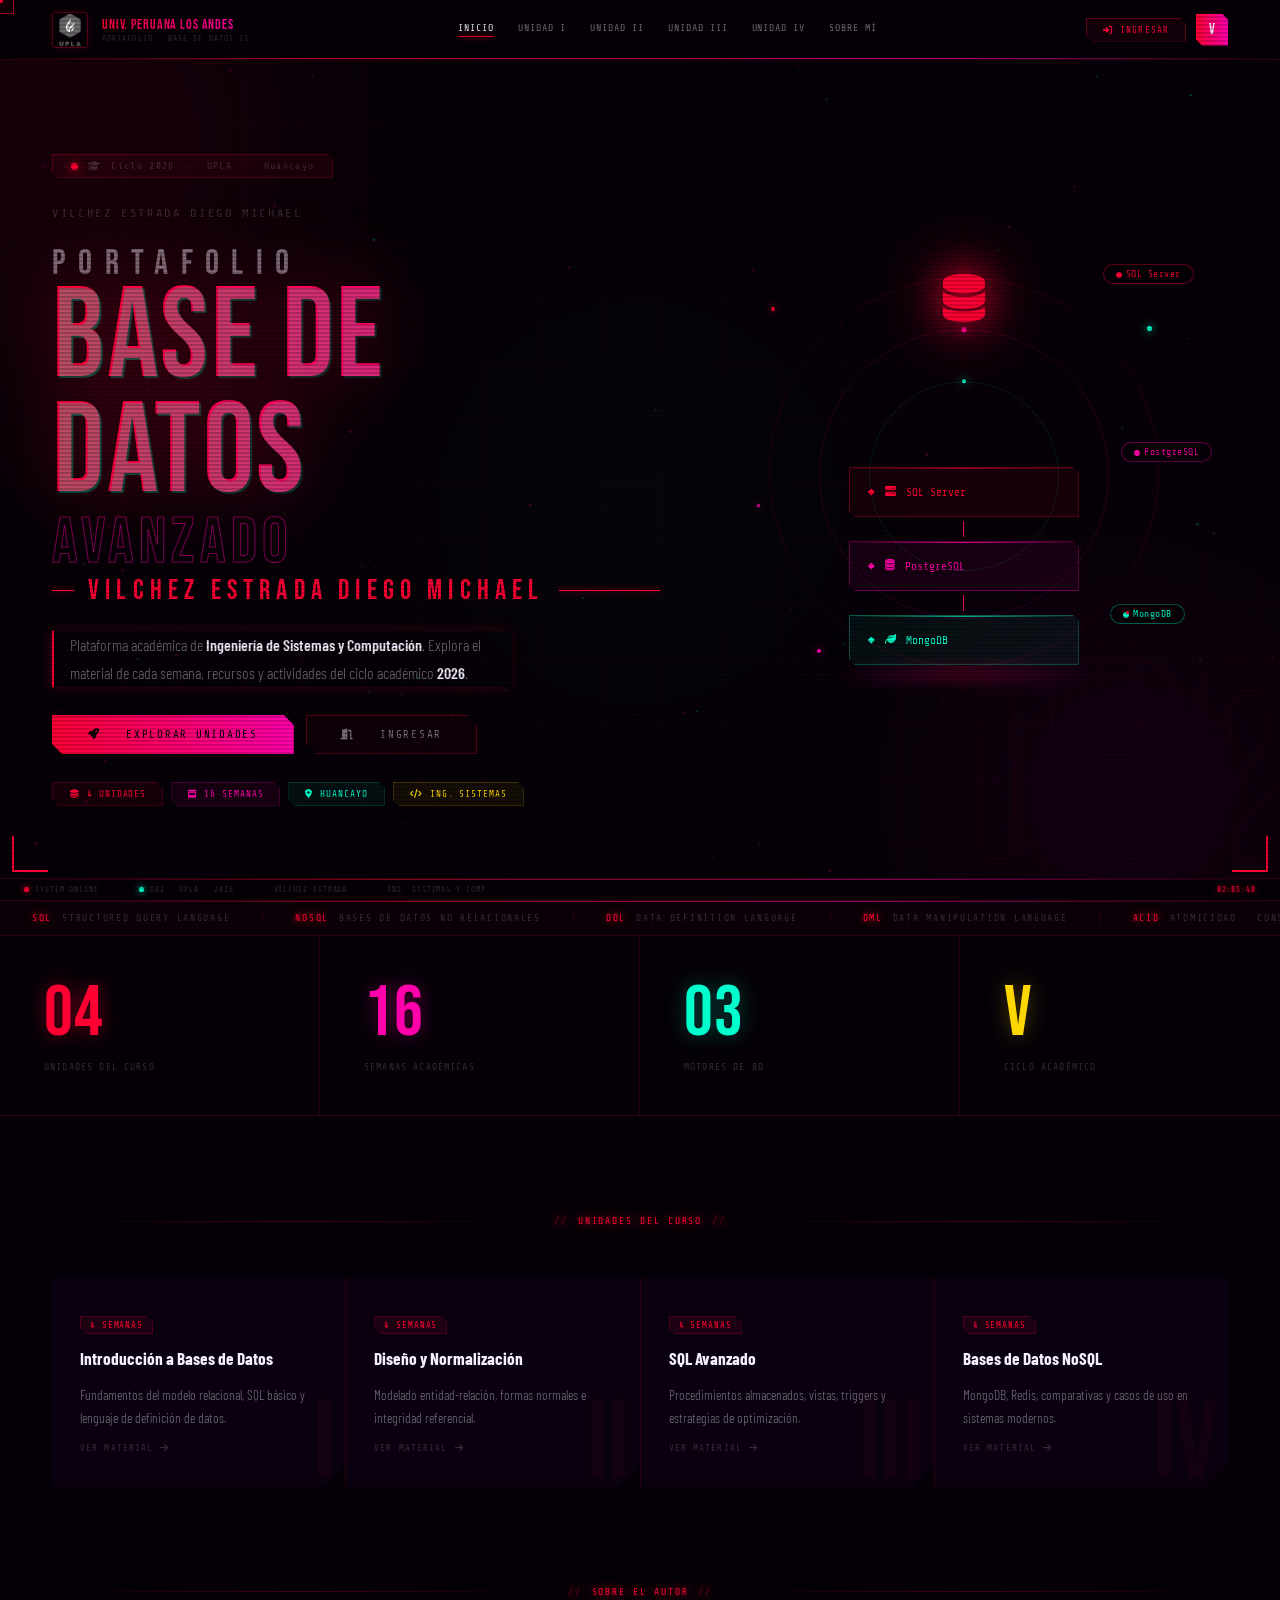
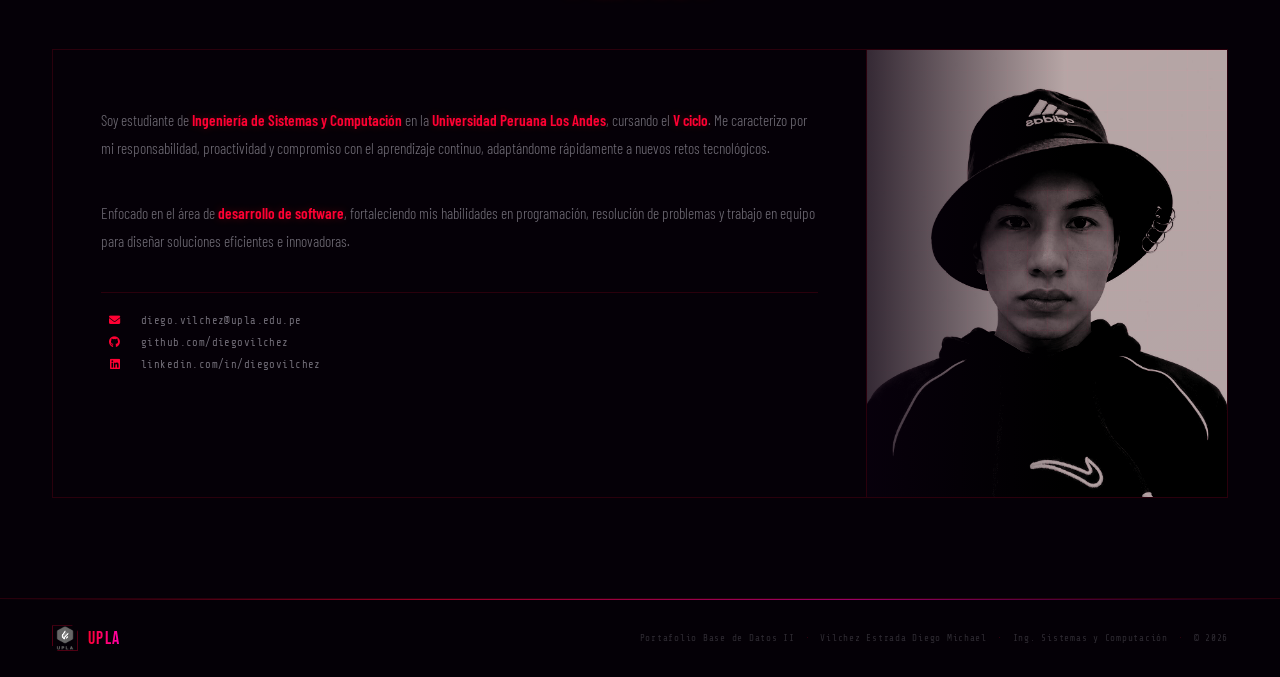
<file: index.html>
<!DOCTYPE html>
<html lang="es">
<head>
<meta charset="UTF-8">
<meta name="viewport" content="width=device-width, initial-scale=1.0">
<title>PORTAFOLIO · DB2 · VILCHEZ</title>
<link rel="stylesheet" href="styles.css">
<link rel="stylesheet" href="https://cdnjs.cloudflare.com/ajax/libs/font-awesome/6.6.0/css/all.min.css">
</head>
<body>

<!-- MARCOS ESQUINA -->
<div class="cf tl"></div>
<div class="cf tr"></div>
<div class="cf bl"></div>
<div class="cf br"></div>

<!-- CURSOR -->
<div class="cursor-dot" id="cursorDot"></div>
<div class="cursor-ring" id="cursorRing"></div>

<canvas id="bg-canvas"></canvas>
<div class="grid-overlay"></div>
<div class="scanner-line"></div>

<!-- BARRA DE ESTADO -->
<div class="statusbar">
  <div class="sb-item"><div class="sb-dot"></div> SYSTEM ONLINE</div>
  <span class="sb-sep">|</span>
  <div class="sb-item"><div class="sb-dot g"></div> DB2 · UPLA · 2026</div>
  <span class="sb-sep">|</span>
  <div class="sb-item">VILCHEZ ESTRADA</div>
  <span class="sb-sep">|</span>
  <div class="sb-item">ING. SISTEMAS Y COMP.</div>
  <div class="sb-clock" id="sb-clock">--:--:--</div>
</div>

<!-- NAVBAR -->
<header class="navbar">
  <div class="navbar-brand">
    <div class="brand-logo"><img src="LogoUpla.png" alt="UPLA"></div>
    <div class="brand-text">
      <span class="brand-title">Univ. Peruana Los Andes</span>
      <span class="brand-sub">portafolio · base de datos ii</span>
    </div>
  </div>
  <nav class="navbar-links">
    <a href="#" class="activo">Inicio</a>
    <a href="unidades.html?unidad=1">Unidad I</a>
    <a href="unidades.html?unidad=2">Unidad II</a>
    <a href="unidades.html?unidad=3">Unidad III</a>
    <a href="unidades.html?unidad=4">Unidad IV</a>
    <a href="#sobre-mi">Sobre mí</a>
  </nav>
  <div class="navbar-actions">
    <a href="login.html" class="btn-ingresar"><i class="fas fa-sign-in-alt"></i> Ingresar</a>
    <div class="avatar-circle">V</div>
  </div>
</header>

<!-- HERO -->
<section class="hero">
  <div class="hero-watermark">DB2</div>
  <div class="orb orb-1"></div>
  <div class="orb orb-2"></div>
  <div class="orb orb-3"></div>

  <div class="hero-content reveal">
    <div class="badge-ciclo">
      <div class="badge-dot"></div>
      <i class="fas fa-graduation-cap"></i> Ciclo 2026 &nbsp;·&nbsp; UPLA &nbsp;·&nbsp; Huancayo
    </div>

    <p class="hero-nombre">Vilchez Estrada Diego Michael</p>

    <div class="hero-title">
      <span class="title-small">PORTAFOLIO</span>
      <span class="title-neon" data-text="BASE DE DATOS">BASE DE DATOS</span>
      <span class="title-outline">AVANZADO</span>
      <span class="title-surname">VILCHEZ ESTRADA DIEGO MICHAEL</span>
    </div>

    <p class="hero-desc">
      Plataforma académica de <strong>Ingeniería de Sistemas y Computación</strong>.
      Explora el material de cada semana, recursos y actividades del ciclo académico <strong>2026</strong>.
    </p>

    <div class="hero-btns">
      <a href="unidades.html" class="btn-prim">
        <i class="fas fa-rocket"></i>&nbsp; Explorar Unidades
      </a>
      <a href="login.html" class="btn-sec">
        <i class="fas fa-door-open"></i>&nbsp; Ingresar
      </a>
    </div>

    <div class="hero-tags">
      <div class="htag c"><i class="fas fa-layer-group"></i> 4 Unidades</div>
      <div class="htag m"><i class="fas fa-calendar-week"></i> 16 Semanas</div>
      <div class="htag t"><i class="fas fa-map-marker-alt"></i> Huancayo</div>
      <div class="htag y"><i class="fas fa-code"></i> Ing. Sistemas</div>
    </div>
  </div>

  <!-- VISUAL DERECHO -->
  <div class="hero-visual reveal" style="transition-delay:.18s">
    <div class="holo-scene">
      <div class="halo-ring hr1"></div>
      <div class="halo-ring hr2"></div>
      <div class="halo-ring hr3"></div>
      <div class="cloud-icon"><i class="fas fa-database"></i></div>
      <div class="float-label fl-nosql"><i class="fas fa-circle" style="font-size:.38rem;margin-right:4px"></i>SQL Server</div>
      <div class="float-label fl-sql"><i class="fas fa-circle"   style="font-size:.38rem;margin-right:4px"></i>PostgreSQL</div>
      <div class="float-label fl-nos"><i class="fas fa-circle"   style="font-size:.38rem;margin-right:4px"></i>MongoDB</div>
      <div class="stack-wrap">
        <div class="slab slab-1">
          <div class="slab-inner"><span class="slab-dot"></span><i class="fas fa-server"></i> SQL Server</div>
        </div>
        <div class="slab-arrow"></div>
        <div class="slab slab-2">
          <div class="slab-inner"><span class="slab-dot"></span><i class="fas fa-database"></i> PostgreSQL</div>
        </div>
        <div class="slab-arrow"></div>
        <div class="slab slab-3">
          <div class="slab-inner"><span class="slab-dot"></span><i class="fas fa-leaf"></i> MongoDB</div>
        </div>
      </div>
      <div class="data-stream ds1"></div>
      <div class="data-stream ds2"></div>
      <div class="data-stream ds3"></div>
      <div class="data-stream ds4"></div>
      <div class="data-stream ds5"></div>
      <div class="floor-grid"></div>
      <div class="platform"></div>
      <div class="vp vp1"></div>
      <div class="vp vp2"></div>
      <div class="vp vp3"></div>
      <div class="vp vp4"></div>
      <div class="vp vp5"></div>
    </div>
  </div>
</section>

<!-- MARQUEE -->
<div class="marquee-section">
  <div class="marquee-track">
    <div class="marquee-item"><span>SQL</span> Structured Query Language</div>
    <div class="marquee-item"><span>NoSQL</span> Bases de Datos No Relacionales</div>
    <div class="marquee-item"><span>DDL</span> Data Definition Language</div>
    <div class="marquee-item"><span>DML</span> Data Manipulation Language</div>
    <div class="marquee-item"><span>ACID</span> Atomicidad · Consistencia · Aislamiento · Durabilidad</div>
    <div class="marquee-item"><span>ER</span> Modelado Entidad-Relación</div>
    <div class="marquee-item"><span>3FN</span> Normalización en Tercera Forma Normal</div>
    <div class="marquee-item"><span>INDEX</span> Optimización de Consultas</div>
    <!-- duplicado para loop continuo -->
    <div class="marquee-item"><span>SQL</span> Structured Query Language</div>
    <div class="marquee-item"><span>NoSQL</span> Bases de Datos No Relacionales</div>
    <div class="marquee-item"><span>DDL</span> Data Definition Language</div>
    <div class="marquee-item"><span>DML</span> Data Manipulation Language</div>
    <div class="marquee-item"><span>ACID</span> Atomicidad · Consistencia · Aislamiento · Durabilidad</div>
    <div class="marquee-item"><span>ER</span> Modelado Entidad-Relación</div>
    <div class="marquee-item"><span>3FN</span> Normalización en Tercera Forma Normal</div>
    <div class="marquee-item"><span>INDEX</span> Optimización de Consultas</div>
  </div>
</div>

<!-- STATS -->
<section class="stats-section reveal">
  <div class="stat-cell">
    <span class="stat-num">04</span>
    <span class="stat-label">Unidades del curso</span>
  </div>
  <div class="stat-cell">
    <span class="stat-num">16</span>
    <span class="stat-label">Semanas académicas</span>
  </div>
  <div class="stat-cell">
    <span class="stat-num">03</span>
    <span class="stat-label">Motores de BD</span>
  </div>
  <div class="stat-cell">
    <span class="stat-num">V</span>
    <span class="stat-label">Ciclo académico</span>
  </div>
</section>

<!-- UNIDADES -->
<section class="unidades-section">
  <div class="section-header reveal">
    <div class="section-line"></div>
    <div class="section-eyebrow">Unidades del Curso</div>
    <div class="section-line"></div>
  </div>
  <div class="unidades-grid">
    <a href="unidades.html?unidad=1" class="ucard reveal" style="transition-delay:.05s">
      <div class="ucard-header">
        <span class="ubadge">4 semanas</span>
      </div>
      <div class="unum">I</div>
      <h3>Introducción a Bases de Datos</h3>
      <p>Fundamentos del modelo relacional, SQL básico y lenguaje de definición de datos.</p>
      <div class="uver">Ver material <i class="fas fa-arrow-right"></i></div>
    </a>
    <a href="unidades.html?unidad=2" class="ucard reveal" style="transition-delay:.12s">
      <div class="ucard-header">
        <span class="ubadge">4 semanas</span>
      </div>
      <div class="unum">II</div>
      <h3>Diseño y Normalización</h3>
      <p>Modelado entidad-relación, formas normales e integridad referencial.</p>
      <div class="uver">Ver material <i class="fas fa-arrow-right"></i></div>
    </a>
    <a href="unidades.html?unidad=3" class="ucard reveal" style="transition-delay:.2s">
      <div class="ucard-header">
        <span class="ubadge">4 semanas</span>
      </div>
      <div class="unum">III</div>
      <h3>SQL Avanzado</h3>
      <p>Procedimientos almacenados, vistas, triggers y estrategias de optimización.</p>
      <div class="uver">Ver material <i class="fas fa-arrow-right"></i></div>
    </a>
    <a href="unidades.html?unidad=4" class="ucard reveal" style="transition-delay:.28s">
      <div class="ucard-header">
        <span class="ubadge">4 semanas</span>
      </div>
      <div class="unum">IV</div>
      <h3>Bases de Datos NoSQL</h3>
      <p>MongoDB, Redis, comparativas y casos de uso en sistemas modernos.</p>
      <div class="uver">Ver material <i class="fas fa-arrow-right"></i></div>
    </a>
  </div>
</section>

<!-- SOBRE MÍ -->
<section id="sobre-mi" class="sobre-mi-section">
  <div class="section-header reveal">
    <div class="section-line"></div>
    <div class="section-eyebrow">Sobre el Autor</div>
    <div class="section-line"></div>
  </div>
  <div class="sobre-mi-contenedor reveal" style="transition-delay:.1s">
    <div class="sobre-mi-texto">
      <p>Soy estudiante de <strong>Ingeniería de Sistemas y Computación</strong> en la <strong>Universidad Peruana Los Andes</strong>, cursando el <strong>V ciclo</strong>. Me caracterizo por mi responsabilidad, proactividad y compromiso con el aprendizaje continuo, adaptándome rápidamente a nuevos retos tecnológicos.</p>
      <p>Enfocado en el área de <strong>desarrollo de software</strong>, fortaleciendo mis habilidades en programación, resolución de problemas y trabajo en equipo para diseñar soluciones eficientes e innovadoras.</p>
      <div class="sobre-mi-contacto">
        <div class="contact-item"><i class="fas fa-envelope"></i> diego.vilchez@upla.edu.pe</div>
        <div class="contact-item"><i class="fab fa-github"></i> github.com/diegovilchez</div>
        <div class="contact-item"><i class="fab fa-linkedin"></i> linkedin.com/in/diegovilchez</div>
      </div>
    </div>
    <div class="sobre-mi-imagen">
      <img src="perfil.jpg" alt="Diego Michael Vilchez Estrada">
    </div>
  </div>
</section>

<!-- FOOTER -->
<footer>
  <div class="footer-inner">
    <div class="footer-brand">
      <div class="footer-logo"><img src="LogoUpla.png" alt="UPLA"></div>
      <span class="footer-name">UPLA</span>
    </div>
    <div class="footer-meta">
      <span>Portafolio Base de Datos II</span>
      <span class="fsep">·</span>
      <span>Vilchez Estrada Diego Michael</span>
      <span class="fsep">·</span>
      <span>Ing. Sistemas y Computación</span>
      <span class="fsep">·</span>
      <span>© 2026</span>
    </div>
  </div>
</footer>

<script>
/* ── CANVAS PARTÍCULAS ── */
const canvas = document.getElementById('bg-canvas');
const ctx    = canvas.getContext('2d');
let W, H, pts = [];
function resize(){ W = canvas.width = window.innerWidth; H = canvas.height = window.innerHeight; }
resize();
window.addEventListener('resize', resize);

const COLS = ['255,0,51','255,0,170','0,255,204'];
function mkPt(){
  return {
    x:Math.random()*W, y:Math.random()*H,
    r:Math.random()*1.4+.2,
    dx:(Math.random()-.5)*.22, dy:(Math.random()-.5)*.22,
    a:Math.random()*.2+.04,
    c:COLS[Math.floor(Math.random()*COLS.length)]
  };
}
for(let i=0;i<160;i++) pts.push(mkPt());

function draw(){
  ctx.clearRect(0,0,W,H);
  pts.forEach(p=>{
    ctx.beginPath();
    ctx.arc(p.x,p.y,p.r,0,Math.PI*2);
    ctx.fillStyle=`rgba(${p.c},${p.a})`;
    ctx.fill();
    p.x+=p.dx; p.y+=p.dy;
    if(p.x<0||p.x>W) p.dx*=-1;
    if(p.y<0||p.y>H) p.dy*=-1;
  });
  for(let i=0;i<pts.length;i++){
    for(let j=i+1;j<pts.length;j++){
      const d=Math.hypot(pts[i].x-pts[j].x,pts[i].y-pts[j].y);
      if(d<80){
        ctx.beginPath();
        ctx.moveTo(pts[i].x,pts[i].y);
        ctx.lineTo(pts[j].x,pts[j].y);
        ctx.strokeStyle=`rgba(255,0,51,${.04*(1-d/80)})`;
        ctx.lineWidth=.5;
        ctx.stroke();
      }
    }
  }
  requestAnimationFrame(draw);
}
draw();

/* ── PARALLAX ORBES CON MOUSE ── */
document.addEventListener('mousemove', e=>{
  const x=(e.clientX/window.innerWidth-.5)*22;
  const y=(e.clientY/window.innerHeight-.5)*22;
  document.querySelectorAll('.orb').forEach((o,i)=>{
    o.style.transform=`translate(${x*(i+1)*.35}px,${y*(i+1)*.35}px)`;
  });
});

/* ── CURSOR ── */
const dot  = document.getElementById('cursorDot');
const ring = document.getElementById('cursorRing');
let mx=0,my=0,rx=0,ry=0,tt=0;

document.addEventListener('mousemove',e=>{
  mx=e.clientX; my=e.clientY;
  dot.style.left=mx+'px'; dot.style.top=my+'px';
  tt++;
  if(tt%6===0){
    const t=document.createElement('div');
    t.className='cursor-trail';
    const s=Math.random()*3+1.5;
    t.style.cssText=`left:${mx}px;top:${my}px;width:${s}px;height:${s}px;background:var(--red);box-shadow:0 0 8px var(--red)`;
    document.body.appendChild(t);
    setTimeout(()=>t.remove(),500);
  }
});
(function ar(){ rx+=(mx-rx)*.1; ry+=(my-ry)*.1; ring.style.left=rx+'px'; ring.style.top=ry+'px'; requestAnimationFrame(ar); })();

document.querySelectorAll('a,button,.ucard,.stat-cell,.htag').forEach(el=>{
  el.addEventListener('mouseenter',()=>document.body.classList.add('cursor-hover'));
  el.addEventListener('mouseleave',()=>document.body.classList.remove('cursor-hover'));
});
document.addEventListener('mousedown',()=>document.body.classList.add('cursor-click'));
document.addEventListener('mouseup',  ()=>document.body.classList.remove('cursor-click'));
document.addEventListener('mouseleave',()=>{dot.style.opacity='0';ring.style.opacity='0'});
document.addEventListener('mouseenter',()=>{dot.style.opacity='1';ring.style.opacity='1'});

/* ── SCROLL REVEAL ── */
const obs = new IntersectionObserver(entries=>{
  entries.forEach(e=>{ if(e.isIntersecting) e.target.classList.add('in'); });
},{threshold:.08});
document.querySelectorAll('.reveal,.reveal-left').forEach(r=>obs.observe(r));

/* ── RELOJ STATUSBAR ── */
function updateClock(){
  const n=new Date();
  const h=String(n.getHours()).padStart(2,'0');
  const m=String(n.getMinutes()).padStart(2,'0');
  const s=String(n.getSeconds()).padStart(2,'0');
  const el=document.getElementById('sb-clock');
  if(el) el.textContent=`${h}:${m}:${s}`;
}
setInterval(updateClock,1000);
updateClock();

/* ── GLITCH HEADING ── */
const heading=document.querySelector('.title-neon');
if(heading){
  setInterval(()=>{
    if(Math.random()<.15){
      heading.style.textShadow='3px 0 rgba(0,255,204,.6),-3px 0 rgba(255,0,51,.6),0 0 40px rgba(255,0,51,.35)';
      setTimeout(()=>heading.style.textShadow='',80+Math.random()*120);
    }
  },1800);
}
</script>
</body>
</html>
</file>
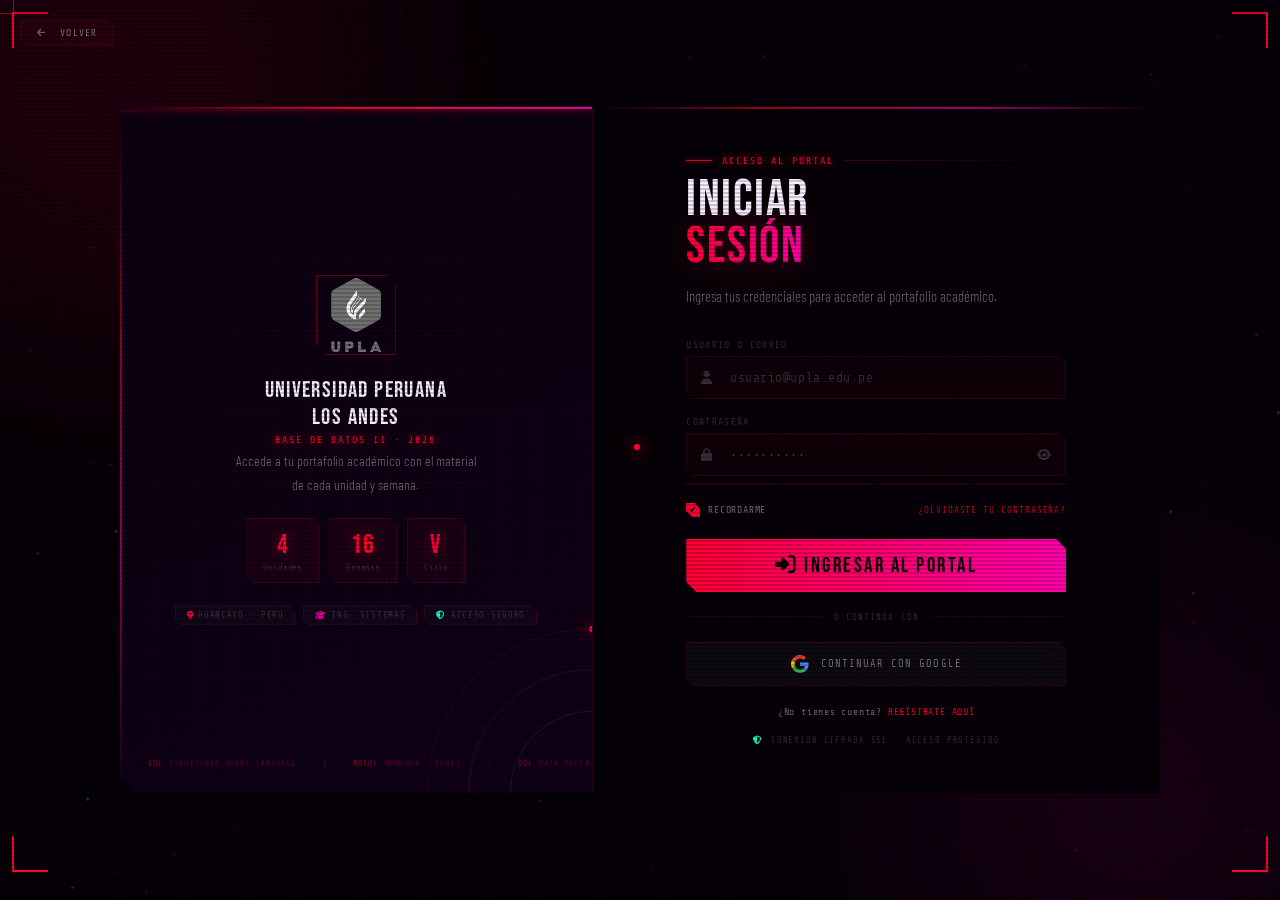
<file: login.html>
<!DOCTYPE html>
<html lang="es">
<head>
<meta charset="UTF-8">
<meta name="viewport" content="width=device-width, initial-scale=1.0">
<title>ACCESO · DB2 · UPLA</title>
<link rel="stylesheet" href="styles.css">
<link rel="stylesheet" href="https://cdnjs.cloudflare.com/ajax/libs/font-awesome/6.6.0/css/all.min.css">
</head>
<body class="login-page">

<!-- MARCOS ESQUINA -->
<div class="cf tl"></div>
<div class="cf tr"></div>
<div class="cf bl"></div>
<div class="cf br"></div>

<!-- CURSOR -->
<div class="cursor-dot" id="cursorDot"></div>
<div class="cursor-ring" id="cursorRing"></div>

<canvas id="bg-canvas"></canvas>
<div class="grid-overlay"></div>
<div class="scanner-line"></div>

<!-- ORBES -->
<div class="l-orb l-orb-1"></div>
<div class="l-orb l-orb-2"></div>
<div class="l-orb l-orb-3"></div>

<!-- TOAST -->
<div class="toast" id="toast">
  <i class="fas fa-exclamation-triangle"></i>
  <span id="toastMsg"></span>
</div>

<!-- BOTÓN VOLVER -->
<a href="index.html" class="btn-back"><i class="fas fa-arrow-left"></i>&nbsp;Volver</a>

<!-- LOGIN WRAP -->
<div class="login-wrap">

  <!-- PANEL IZQUIERDO -->
  <div class="l-left">
    <div class="l-left-grid"></div>
    <div class="l-rings">
      <div class="l-ring lr1"></div>
      <div class="l-ring lr2"></div>
      <div class="l-ring lr3"></div>
    </div>

    <div class="l-logo-wrap">
      <div class="l-logo-box"><img src="LogoUpla.png" alt="UPLA"></div>
      <div>
        <div class="l-title">Universidad Peruana<br>Los Andes</div>
        <div class="l-sub">BASE DE DATOS II · 2026</div>
        <p class="l-desc">Accede a tu portafolio académico con el material de cada unidad y semana.</p>
      </div>
      <div class="l-stats">
        <div class="l-stat"><span class="l-stat-num">4</span><span class="l-stat-lbl">Unidades</span></div>
        <div class="l-stat"><span class="l-stat-num">16</span><span class="l-stat-lbl">Semanas</span></div>
        <div class="l-stat"><span class="l-stat-num">V</span><span class="l-stat-lbl">Ciclo</span></div>
      </div>
      <div class="l-badges">
        <span class="l-badge"><i class="fas fa-map-marker-alt" style="color:var(--red)"></i> Huancayo · Perú</span>
        <span class="l-badge"><i class="fas fa-graduation-cap" style="color:var(--mag)"></i> Ing. Sistemas</span>
        <span class="l-badge"><i class="fas fa-shield-alt" style="color:var(--cyan)"></i> Acceso Seguro</span>
      </div>
    </div>

    <!-- Ticker -->
    <div class="l-ticker">
      <div class="l-ticker-track">
        <div class="l-ticker-item"><span>SQL</span> Structured Query Language</div>
        <div class="l-ticker-item"><span>NoSQL</span> MongoDB · Redis</div>
        <div class="l-ticker-item"><span>DDL</span> Data Definition Language</div>
        <div class="l-ticker-item"><span>ACID</span> Transactions</div>
        <div class="l-ticker-item"><span>INDEX</span> Query Optimization</div>
        <div class="l-ticker-item"><span>3FN</span> Normalización</div>
        <!-- duplicado para loop -->
        <div class="l-ticker-item"><span>SQL</span> Structured Query Language</div>
        <div class="l-ticker-item"><span>NoSQL</span> MongoDB · Redis</div>
        <div class="l-ticker-item"><span>DDL</span> Data Definition Language</div>
        <div class="l-ticker-item"><span>ACID</span> Transactions</div>
        <div class="l-ticker-item"><span>INDEX</span> Query Optimization</div>
        <div class="l-ticker-item"><span>3FN</span> Normalización</div>
      </div>
    </div>
  </div>

  <!-- PANEL DERECHO -->
  <div class="l-right">
    <div class="l-right-wm">DB2</div>

    <div class="form-wrap">
      <div class="form-header">
        <div class="form-eyebrow">Acceso al Portal</div>
        <div class="form-title">
          INICIAR<br>
          <span class="grad">SESIÓN<span class="terminal-cursor"></span></span>
        </div>
        <p class="form-sub">Ingresa tus credenciales para acceder al portafolio académico.</p>
      </div>

      <form id="loginForm" novalidate>

        <!-- Usuario -->
        <div class="input-group">
          <label class="input-label" for="username">Usuario o Correo</label>
          <div class="input-field">
            <span class="input-icon"><i class="fas fa-user"></i></span>
            <input type="text" id="username" placeholder="usuario@upla.edu.pe" autocomplete="off">
            <div class="input-bar"></div>
          </div>
        </div>

        <!-- Contraseña -->
        <div class="input-group">
          <label class="input-label" for="password">Contraseña</label>
          <div class="input-field">
            <span class="input-icon"><i class="fas fa-lock"></i></span>
            <input type="password" id="password" placeholder="••••••••••" autocomplete="off">
            <span class="toggle-pwd" id="togglePwd"><i class="fas fa-eye"></i></span>
            <div class="input-bar"></div>
          </div>
          <div class="pwd-strength" id="pwdStrength">
            <div class="pwd-bar" id="pb1"></div>
            <div class="pwd-bar" id="pb2"></div>
            <div class="pwd-bar" id="pb3"></div>
            <div class="pwd-bar" id="pb4"></div>
          </div>
        </div>

        <!-- Opciones -->
        <div class="form-options">
          <label class="remember-label">
            <input type="checkbox" class="custom-check" checked> Recordarme
          </label>
          <a href="#" class="forgot-link">¿Olvidaste tu contraseña?</a>
        </div>

        <button type="submit" class="btn-submit" id="btnSubmit">
          <i class="fas fa-sign-in-alt"></i>&nbsp;INGRESAR AL PORTAL
        </button>
      </form>

      <div class="divider">
        <div class="divider-line"></div>
        <span>O continúa con</span>
        <div class="divider-line"></div>
      </div>

      <button class="btn-google">
        <svg class="g-icon" viewBox="0 0 48 48">
          <path fill="#EA4335" d="M24 9.5c3.54 0 6.71 1.22 9.21 3.6l6.85-6.85C35.9 2.38 30.47 0 24 0 14.62 0 6.51 5.38 2.56 13.22l7.98 6.19C12.43 13.72 17.74 9.5 24 9.5z"/>
          <path fill="#4285F4" d="M46.98 24.55c0-1.57-.15-3.09-.38-4.55H24v9.02h12.94c-.58 2.96-2.26 5.48-4.78 7.18l7.73 6c4.51-4.18 7.09-10.36 7.09-17.65z"/>
          <path fill="#FBBC05" d="M10.53 28.59c-.48-1.45-.76-2.99-.76-4.59s.27-3.14.76-4.59l-7.98-6.19C.92 16.46 0 20.12 0 24c0 3.88.92 7.54 2.56 10.78l7.97-6.19z"/>
          <path fill="#34A853" d="M24 48c6.48 0 11.93-2.13 15.89-5.81l-7.73-6c-2.15 1.45-4.92 2.3-8.16 2.3-6.26 0-11.57-4.22-13.47-9.91l-7.98 6.19C6.51 42.62 14.62 48 24 48z"/>
        </svg>
        Continuar con Google
      </button>

      <p class="register-line">¿No tienes cuenta? <a href="#">REGÍSTRATE AQUÍ</a></p>

      <div class="secure-badge">
        <i class="fas fa-shield-alt"></i> Conexión cifrada SSL · Acceso protegido
      </div>
    </div>
  </div>

</div><!-- fin login-wrap -->

<script>
/* ══ CANVAS ══ */
const canvas = document.getElementById('bg-canvas');
const ctx    = canvas.getContext('2d');
let W,H,pts=[];
function resize(){ W=canvas.width=window.innerWidth; H=canvas.height=window.innerHeight; }
resize(); window.addEventListener('resize',resize);
const COLS=['255,0,51','255,0,170','0,255,204'];
function mkPt(){ return{x:Math.random()*W,y:Math.random()*H,r:Math.random()*1.5+.3,dx:(Math.random()-.5)*.28,dy:(Math.random()-.5)*.28,a:Math.random()*.2+.04,c:COLS[Math.floor(Math.random()*3)]}; }
for(let i=0;i<160;i++) pts.push(mkPt());
function draw(){
  ctx.clearRect(0,0,W,H);
  pts.forEach(p=>{
    ctx.beginPath();ctx.arc(p.x,p.y,p.r,0,Math.PI*2);
    ctx.fillStyle=`rgba(${p.c},${p.a})`;ctx.fill();
    p.x+=p.dx;p.y+=p.dy;
    if(p.x<0||p.x>W)p.dx*=-1;if(p.y<0||p.y>H)p.dy*=-1;
  });
  for(let i=0;i<pts.length;i++) for(let j=i+1;j<pts.length;j++){
    const d=Math.hypot(pts[i].x-pts[j].x,pts[i].y-pts[j].y);
    if(d<90){ctx.beginPath();ctx.moveTo(pts[i].x,pts[i].y);ctx.lineTo(pts[j].x,pts[j].y);ctx.strokeStyle=`rgba(255,0,51,${.05*(1-d/90)})`;ctx.lineWidth=.5;ctx.stroke();}
  }
  requestAnimationFrame(draw);
}
draw();

/* ══ CURSOR ══ */
const dot  = document.getElementById('cursorDot');
const ring = document.getElementById('cursorRing');
let mx=0,my=0,rx=0,ry=0,tt=0;
document.addEventListener('mousemove',e=>{
  mx=e.clientX; my=e.clientY;
  dot.style.left=mx+'px'; dot.style.top=my+'px';
  tt++;
  if(tt%5===0){
    const t=document.createElement('div');
    t.className='cursor-trail';
    const s=Math.random()*4+2;
    t.style.cssText=`left:${mx}px;top:${my}px;width:${s}px;height:${s}px;background:var(--red);box-shadow:0 0 8px var(--red)`;
    document.body.appendChild(t);setTimeout(()=>t.remove(),500);
  }
});
(function ar(){rx+=(mx-rx)*.11;ry+=(my-ry)*.11;ring.style.left=rx+'px';ring.style.top=ry+'px';requestAnimationFrame(ar)})();
document.querySelectorAll('a,button,input,label,.l-stat').forEach(el=>{
  el.addEventListener('mouseenter',()=>document.body.classList.add('cursor-hover'));
  el.addEventListener('mouseleave',()=>document.body.classList.remove('cursor-hover'));
});
document.addEventListener('mousedown',()=>document.body.classList.add('cursor-click'));
document.addEventListener('mouseup',  ()=>document.body.classList.remove('cursor-click'));
document.addEventListener('mouseleave',()=>{dot.style.opacity='0';ring.style.opacity='0'});
document.addEventListener('mouseenter',()=>{dot.style.opacity='1';ring.style.opacity='1'});

/* ══ TOGGLE PASSWORD ══ */
document.getElementById('togglePwd').addEventListener('click',function(){
  const pwd=document.getElementById('password');
  const icon=this.querySelector('i');
  if(pwd.type==='password'){ pwd.type='text'; icon.className='fas fa-eye-slash'; }
  else { pwd.type='password'; icon.className='fas fa-eye'; }
});

/* ══ FUERZA CONTRASEÑA ══ */
document.getElementById('password').addEventListener('input',function(){
  const v=this.value; let s=0;
  if(v.length>4) s++;
  if(v.length>8) s++;
  if(/[A-Z]/.test(v)&&/[0-9]/.test(v)) s++;
  if(/[^a-zA-Z0-9]/.test(v)) s++;
  document.querySelectorAll('.pwd-bar').forEach((b,i)=>{
    b.className='pwd-bar';
    if(i<s) b.classList.add('active-'+s);
  });
});

/* ══ TOAST ══ */
function showToast(msg,type='error'){
  const t=document.getElementById('toast');
  t.className=`toast ${type}`;
  document.getElementById('toastMsg').textContent=msg;
  t.classList.add('show');
  setTimeout(()=>t.classList.remove('show'),3200);
}

/* ══ SUBMIT ══ */
document.getElementById('loginForm').addEventListener('submit',function(e){
  e.preventDefault();
  const u=document.getElementById('username').value.trim();
  const p=document.getElementById('password').value;
  const btn=document.getElementById('btnSubmit');

  if(!u){ showToast('Ingresa tu usuario o correo'); return; }
  if(!p){ showToast('Ingresa tu contraseña'); return; }

  btn.disabled=true;
  btn.innerHTML='<i class="fas fa-spinner fa-spin"></i>&nbsp;VERIFICANDO...';

  setTimeout(()=>{
    showToast('¡Acceso concedido!','success');
    setTimeout(()=>window.location.href='unidades.html',800);
  },1500);
});

/* ══ ENTER en usuario → foco contraseña ══ */
document.getElementById('username').addEventListener('keydown',e=>{
  if(e.key==='Enter') document.getElementById('password').focus();
});

/* ══ GLITCH en título ══ */
const titleGrad=document.querySelector('.form-title .grad');
if(titleGrad){
  setInterval(()=>{
    if(Math.random()<.15){
      titleGrad.style.textShadow='3px 0 rgba(0,255,204,.5),-3px 0 rgba(255,0,51,.5)';
      setTimeout(()=>titleGrad.style.textShadow='',100+Math.random()*100);
    }
  },2000);
}
</script>
</body>
</html>
</file>
<file: styles.css>
/* ══════════════════════════════════════════════════════
   PORTAFOLIO · BASE DE DATOS II · VILCHEZ ESTRADA
   styles.css — Diseño Phonk · Rojo/Magenta
   Fuentes: Bebas Neue · Barlow Condensed · Share Tech Mono
══════════════════════════════════════════════════════ */

/* ── IMPORTS ── */
@import url('https://fonts.googleapis.com/css2?family=Bebas+Neue&family=Barlow+Condensed:ital,wght@0,300;0,400;0,600;0,700;0,900;1,700;1,900&family=Share+Tech+Mono&display=swap');

/* ══════════════════════════════════════════════════════
   RESET & VARIABLES
══════════════════════════════════════════════════════ */
*, *::before, *::after {
  margin: 0;
  padding: 0;
  box-sizing: border-box;
  cursor: none !important;
}

html { scroll-behavior: smooth; }

:root {
  /* Paleta */
  --bg:       #050007;
  --bg1:      #0a000f;
  --bg2:      #0f0018;
  --red:      #FF0033;
  --mag:      #FF00AA;
  --pink:     #FF3366;
  --cyan:     #00FFCC;
  --yel:      #FFD700;
  --white:    #F5F0FF;
  --dim:      rgba(245,240,255,0.45);
  --dimmer:   rgba(245,240,255,0.18);

  /* Bordes y glows */
  --border:   rgba(255,0,51,0.15);
  --border2:  rgba(255,0,170,0.25);
  --redglow:  rgba(255,0,51,0.3);
  --magglow:  rgba(255,0,170,0.25);

  /* Gradientes */
  --grad:     linear-gradient(90deg, var(--red), var(--mag));
  --grad2:    linear-gradient(120deg, var(--red), var(--mag), var(--cyan));

  /* Tipografías */
  --ff-h: 'Bebas Neue', sans-serif;
  --ff-b: 'Barlow Condensed', sans-serif;
  --ff-m: 'Share Tech Mono', monospace;

  /* Clip paths reutilizables */
  --clip-sm: polygon(0 0, calc(100% - 6px) 0, 100% 6px, 100% 100%, 6px 100%, 0 calc(100% - 6px));
  --clip-md: polygon(0 0, calc(100% - 10px) 0, 100% 10px, 100% 100%, 10px 100%, 0 calc(100% - 10px));
  --clip-lg: polygon(0 0, calc(100% - 16px) 0, 100% 16px, 100% 100%, 16px 100%, 0 calc(100% - 16px));
}

body {
  font-family: var(--ff-b);
  background: var(--bg);
  color: var(--white);
  min-height: 100vh;
  overflow-x: hidden;
}

/* ══════════════════════════════════════════════════════
   EFECTOS DE FONDO GLOBALES
══════════════════════════════════════════════════════ */

/* Noise overlay */
body::before {
  content: '';
  position: fixed;
  inset: 0;
  z-index: 2000;
  pointer-events: none;
  background-image: url("data:image/svg+xml,%3Csvg xmlns='http://www.w3.org/2000/svg' width='256' height='256'%3E%3Cfilter id='n'%3E%3CfeTurbulence type='fractalNoise' baseFrequency='0.8' numOctaves='4' stitchTiles='stitch'/%3E%3C/filter%3E%3Crect width='256' height='256' filter='url(%23n)' opacity='0.055'/%3E%3C/svg%3E");
  opacity: 1;
  mix-blend-mode: overlay;
}

/* VHS Scanlines */
body::after {
  content: '';
  position: fixed;
  inset: 0;
  z-index: 1999;
  pointer-events: none;
  background: repeating-linear-gradient(
    0deg,
    transparent,
    transparent 2px,
    rgba(0,0,0,0.18) 2px,
    rgba(0,0,0,0.18) 4px
  );
}

/* Canvas de partículas */
#bg-canvas {
  position: fixed;
  inset: 0;
  z-index: 0;
  pointer-events: none;
}

/* Grid de fondo */
.grid-overlay {
  position: fixed;
  inset: 0;
  z-index: 0;
  pointer-events: none;
  background-image:
    linear-gradient(rgba(255,0,51,0.04) 1px, transparent 1px),
    linear-gradient(90deg, rgba(255,0,51,0.04) 1px, transparent 1px);
  background-size: 60px 60px;
  mask-image: radial-gradient(ellipse 90% 90% at 50% 50%, black 20%, transparent 100%);
}

/* Línea scanner horizontal */
.scanner-line {
  position: fixed;
  left: 0;
  right: 0;
  height: 2px;
  z-index: 3;
  pointer-events: none;
  background: linear-gradient(90deg, transparent, var(--red), var(--mag), transparent);
  box-shadow: 0 0 16px var(--red);
  animation: scan 8s linear infinite;
  opacity: 0;
}
@keyframes scan {
  0%   { top: -2px; opacity: 0; }
  3%   { opacity: .7; }
  97%  { opacity: .5; }
  100% { top: 100vh; opacity: 0; }
}

/* Marcos esquina */
.cf {
  position: fixed;
  z-index: 10;
  pointer-events: none;
  width: 36px;
  height: 36px;
}
.cf.tl { top: 12px; left: 12px;   border-top: 2px solid var(--red); border-left: 2px solid var(--red); }
.cf.tr { top: 12px; right: 12px;  border-top: 2px solid var(--red); border-right: 2px solid var(--red); }
.cf.bl { bottom: 28px; left: 12px;  border-bottom: 2px solid var(--red); border-left: 2px solid var(--red); }
.cf.br { bottom: 28px; right: 12px; border-bottom: 2px solid var(--red); border-right: 2px solid var(--red); }

/* ══════════════════════════════════════════════════════
   BARRA DE ESTADO (STATUS BAR)
══════════════════════════════════════════════════════ */
.statusbar {
  position: fixed;
  bottom: 0; left: 0; right: 0;
  z-index: 100;
  height: 22px;
  background: rgba(5,0,7,0.97);
  border-top: 1px solid var(--border);
  display: flex;
  align-items: center;
  padding: 0 24px;
  gap: 18px;
  font-family: var(--ff-m);
  font-size: .48rem;
  letter-spacing: .12em;
  text-transform: uppercase;
  color: var(--dimmer);
}
.statusbar::before {
  content: '';
  position: absolute;
  top: 0; left: 0; right: 0;
  height: 1px;
  background: linear-gradient(90deg, transparent, var(--red) 30%, var(--mag) 70%, transparent);
  opacity: .5;
}
.sb-item { display: flex; align-items: center; gap: 6px; }
.sb-dot {
  width: 5px; height: 5px;
  border-radius: 50%;
  background: var(--red);
  box-shadow: 0 0 6px var(--red);
  animation: dotP 2s infinite;
}
.sb-dot.g { background: var(--cyan); box-shadow: 0 0 6px var(--cyan); animation-delay: .5s; }
@keyframes dotP { 0%,100%{opacity:1} 50%{opacity:.15} }
.sb-sep  { color: rgba(255,0,51,.18); font-size: .38rem; }
.sb-clock { margin-left: auto; color: var(--red); text-shadow: 0 0 5px var(--red); }

/* ══════════════════════════════════════════════════════
   CURSOR PERSONALIZADO
══════════════════════════════════════════════════════ */
.cursor-dot {
  position: fixed;
  pointer-events: none;
  z-index: 99999;
  width: 6px; height: 6px;
  border-radius: 50%;
  background: var(--red);
  transform: translate(-50%, -50%);
  box-shadow: 0 0 14px var(--red), 0 0 28px var(--red);
}
.cursor-ring {
  position: fixed;
  pointer-events: none;
  z-index: 99998;
  width: 28px; height: 28px;
  border: 1px solid rgba(255,0,51,0.6);
  transform: translate(-50%, -50%);
  transition: width .18s, height .18s, border-color .2s;
  clip-path: var(--clip-sm);
}
body.cursor-hover .cursor-ring { width: 46px; height: 46px; border-color: var(--mag); box-shadow: 0 0 14px var(--mag); }
body.cursor-click .cursor-ring { width: 20px; height: 20px; opacity: .3; }
.cursor-trail {
  position: fixed;
  pointer-events: none;
  z-index: 99997;
  border-radius: 50%;
  transform: translate(-50%, -50%);
  animation: tfade .5s ease forwards;
}
@keyframes tfade {
  0%   { opacity: .8; transform: translate(-50%,-50%) scale(1); }
  100% { opacity: 0;  transform: translate(-50%,-50%) scale(0); }
}

/* ══════════════════════════════════════════════════════
   NAVBAR
══════════════════════════════════════════════════════ */
.navbar {
  position: sticky;
  top: 0;
  z-index: 200;
  display: flex;
  align-items: center;
  justify-content: space-between;
  padding: 0 52px;
  height: 60px;
  background: rgba(5,0,7,0.94);
  backdrop-filter: blur(22px);
  border-bottom: 1px solid var(--border);
}
.navbar::after {
  content: '';
  position: absolute;
  bottom: 0; left: 0; right: 0;
  height: 1px;
  background: linear-gradient(90deg, transparent, var(--red) 25%, var(--mag) 75%, transparent);
  opacity: .7;
}

.navbar-brand { display: flex; align-items: center; gap: 14px; }
.brand-logo {
  width: 36px; height: 36px;
  border-radius: 3px;
  overflow: hidden;
  border: 1px solid rgba(255,0,51,0.35);
  box-shadow: 0 0 10px rgba(255,0,51,0.15);
}
.brand-logo img { width: 100%; height: 100%; object-fit: contain; filter: saturate(0) brightness(1.2); }
.brand-text { display: flex; flex-direction: column; gap: 1px; }
.brand-title {
  font-family: var(--ff-h);
  font-size: .9rem;
  letter-spacing: .06em;
  background: var(--grad);
  -webkit-background-clip: text;
  background-clip: text;
  -webkit-text-fill-color: transparent;
}
.brand-sub {
  font-family: var(--ff-m);
  font-size: .48rem;
  color: var(--dimmer);
  letter-spacing: .14em;
  text-transform: uppercase;
}

.navbar-links { display: flex; gap: 24px; }
.navbar-links a {
  font-family: var(--ff-m);
  font-size: .62rem;
  color: var(--dim);
  text-decoration: none;
  letter-spacing: .1em;
  text-transform: uppercase;
  position: relative;
  padding-bottom: 4px;
  transition: color .2s;
}
.navbar-links a::after {
  content: '';
  position: absolute;
  bottom: 0; left: 0;
  width: 0; height: 1px;
  background: var(--red);
  box-shadow: 0 0 6px var(--red);
  transition: width .25s;
}
.navbar-links a:hover,
.navbar-links a.activo { color: var(--white); }
.navbar-links a:hover::after,
.navbar-links a.activo::after { width: 100%; }

.navbar-actions { display: flex; align-items: center; gap: 10px; }

.btn-ingresar {
  display: inline-flex;
  align-items: center;
  gap: 7px;
  padding: 6px 16px;
  font-family: var(--ff-m);
  font-size: .58rem;
  letter-spacing: .12em;
  text-transform: uppercase;
  color: var(--red);
  border: 1px solid rgba(255,0,51,0.35);
  background: rgba(255,0,51,0.06);
  text-decoration: none;
  clip-path: var(--clip-sm);
  transition: all .22s;
}
.btn-ingresar:hover {
  background: rgba(255,0,51,0.16);
  box-shadow: 0 0 14px rgba(255,0,51,0.3);
  transform: translateY(-1px);
}

.avatar-circle {
  width: 32px; height: 32px;
  background: var(--grad);
  display: flex;
  align-items: center;
  justify-content: center;
  font-family: var(--ff-h);
  font-size: 15px;
  letter-spacing: .05em;
  box-shadow: 0 0 16px rgba(255,0,51,0.35);
  clip-path: var(--clip-sm);
}

/* ══════════════════════════════════════════════════════
   HERO — INDEX
══════════════════════════════════════════════════════ */
.hero {
  position: relative;
  z-index: 2;
  min-height: calc(100vh - 60px);
  display: grid;
  grid-template-columns: 1.15fr 1fr;
  align-items: center;
  padding: 0 52px;
  gap: 40px;
  overflow: hidden;
}

/* Watermark de fondo */
.hero-watermark {
  position: absolute;
  font-family: var(--ff-h);
  font-size: clamp(200px, 26vw, 380px);
  right: -30px; bottom: -60px;
  line-height: 1;
  pointer-events: none;
  user-select: none;
  z-index: 0;
  color: transparent;
  -webkit-text-stroke: 1px rgba(255,0,51,0.06);
  letter-spacing: -.02em;
  animation: wmGlitch 8s ease-in-out infinite;
}
@keyframes wmGlitch {
  0%,92%,100% { -webkit-text-stroke: 1px rgba(255,0,51,0.06); transform: translateX(0); }
  93% { -webkit-text-stroke: 1px rgba(255,0,170,0.12); transform: translateX(-4px); }
  94% { transform: translateX(6px); }
  95% { transform: translateX(0); }
}

/* Orbes de luz */
.orb {
  position: absolute;
  border-radius: 50%;
  pointer-events: none;
  filter: blur(110px);
  opacity: .35;
  z-index: 0;
}
.orb-1 {
  width: 520px; height: 520px;
  background: radial-gradient(circle, rgba(255,0,51,0.35), transparent);
  top: -180px; left: -180px;
  animation: orbF1 14s ease-in-out infinite;
}
.orb-2 {
  width: 460px; height: 460px;
  background: radial-gradient(circle, rgba(255,0,170,0.28), transparent);
  bottom: -120px; right: -80px;
  animation: orbF2 16s ease-in-out infinite;
}
.orb-3 {
  width: 380px; height: 380px;
  background: radial-gradient(circle, rgba(0,255,204,0.12), transparent);
  top: 30%; left: 35%;
  animation: orbF3 11s ease-in-out infinite;
}
@keyframes orbF1 { 0%,100%{transform:translate(0,0)} 50%{transform:translate(55px,45px)} }
@keyframes orbF2 { 0%,100%{transform:translate(0,0)} 50%{transform:translate(-45px,-55px)} }
@keyframes orbF3 { 0%,100%{transform:translate(-50%,-50%)} 50%{transform:translate(calc(-50% + 28px),calc(-50% - 22px))} }

.hero-content {
  position: relative;
  z-index: 2;
  display: flex;
  flex-direction: column;
  gap: 28px;
}

/* Badge ciclo */
.badge-ciclo {
  display: inline-flex;
  align-items: center;
  gap: 10px;
  padding: 6px 18px;
  font-family: var(--ff-m);
  font-size: .6rem;
  letter-spacing: .14em;
  color: var(--dimmer);
  border: 1px solid rgba(255,0,51,0.25);
  background: rgba(255,0,51,0.06);
  clip-path: var(--clip-sm);
  backdrop-filter: blur(4px);
  width: fit-content;
}
.badge-dot {
  width: 7px; height: 7px;
  border-radius: 50%;
  background: var(--red);
  box-shadow: 0 0 10px var(--red);
  animation: ping 1.8s ease infinite;
}
@keyframes ping { 0%,100%{opacity:1;transform:scale(1)} 50%{opacity:.3;transform:scale(.5)} }

/* Nombre */
.hero-nombre {
  font-family: var(--ff-m);
  font-size: .75rem;
  letter-spacing: .22em;
  color: var(--dimmer);
  text-transform: uppercase;
}

/* Título principal */
.hero-title { display: flex; flex-direction: column; gap: 0; line-height: .9; }
.title-small {
  font-family: var(--ff-h);
  font-size: clamp(1rem, 3vw, 2.2rem);
  color: var(--dim);
  letter-spacing: .35em;
}
.title-neon {
  font-family: var(--ff-h);
  font-size: clamp(5rem, 10vw, 9.5rem);
  letter-spacing: .02em;
  background: linear-gradient(100deg, var(--red) 0%, var(--mag) 60%, var(--pink) 100%);
  -webkit-background-clip: text;
  background-clip: text;
  -webkit-text-fill-color: transparent;
  filter: drop-shadow(0 0 40px rgba(255,0,51,.35));
  animation: gradShift 4s linear infinite;
  background-size: 200% auto;
  position: relative;
}
.title-neon::before {
  content: attr(data-text);
  position: absolute;
  top: 2px; left: 2px;
  background: linear-gradient(100deg, rgba(0,255,204,.3), transparent);
  -webkit-background-clip: text;
  background-clip: text;
  -webkit-text-fill-color: transparent;
  animation: glitchClip 6s step-end infinite;
}
@keyframes gradShift { 0%{background-position:0% center} 100%{background-position:200% center} }
@keyframes glitchClip {
  0%,85%,100%{clip-path:none;transform:translateX(0)}
  87%{clip-path:inset(20% 0 65% 0);transform:translateX(-3px)}
  89%{clip-path:inset(50% 0 30% 0);transform:translateX(3px)}
  91%{clip-path:inset(70% 0 5%  0);transform:translateX(-2px)}
  93%{clip-path:none;transform:translateX(0)}
}
.title-outline {
  font-family: var(--ff-h);
  font-size: clamp(2.5rem, 5vw, 4.5rem);
  color: transparent;
  -webkit-text-stroke: 1px rgba(255,0,170,0.5);
  letter-spacing: .08em;
  margin-top: 4px;
}
.title-surname {
  font-family: var(--ff-h);
  font-size: clamp(1.1rem, 2.2vw, 2rem);
  color: var(--red);
  letter-spacing: .22em;
  margin-top: 6px;
  display: flex;
  align-items: center;
  gap: 14px;
}
.title-surname::before,
.title-surname::after {
  content: '';
  height: 1px;
  background: var(--red);
  box-shadow: 0 0 6px var(--red);
}
.title-surname::before { width: 22px; }
.title-surname::after  { flex: 1; max-width: 110px; }

/* Descripción */
.hero-desc {
  font-family: var(--ff-b);
  font-size: 1rem;
  font-weight: 300;
  color: var(--dim);
  line-height: 1.75;
  max-width: 460px;
  border-left: 2px solid var(--red);
  padding-left: 16px;
  box-shadow: -2px 0 12px rgba(255,0,51,0.2);
}
.hero-desc strong { color: var(--white); font-weight: 600; }

/* Botones CTA */
.hero-btns { display: flex; gap: 12px; flex-wrap: wrap; }

.btn-prim {
  position: relative;
  overflow: hidden;
  display: inline-flex;
  align-items: center;
  gap: 10px;
  padding: 13px 36px;
  font-family: var(--ff-m);
  font-size: .68rem;
  letter-spacing: .16em;
  text-transform: uppercase;
  color: #050007;
  background: var(--grad);
  text-decoration: none;
  clip-path: var(--clip-md);
  transition: all .25s;
}
.btn-prim::before {
  content: '';
  position: absolute;
  inset: 0;
  background: linear-gradient(90deg, transparent 20%, rgba(255,255,255,0.4) 50%, transparent 80%);
  transform: translateX(-120%);
  transition: transform .5s ease;
}
.btn-prim:hover::before { transform: translateX(120%); }
.btn-prim:hover {
  box-shadow: 0 0 30px rgba(255,0,51,.6), 0 0 60px rgba(255,0,170,.3);
  transform: translateY(-2px);
}

.btn-sec {
  display: inline-flex;
  align-items: center;
  gap: 10px;
  padding: 12px 34px;
  font-family: var(--ff-m);
  font-size: .68rem;
  letter-spacing: .16em;
  text-transform: uppercase;
  color: var(--dim);
  border: 1px solid rgba(255,0,51,0.3);
  background: rgba(255,0,51,0.04);
  text-decoration: none;
  clip-path: var(--clip-md);
  transition: all .25s;
}
.btn-sec:hover {
  color: var(--white);
  background: rgba(255,0,51,0.12);
  border-color: rgba(255,0,51,0.6);
  box-shadow: 0 0 20px rgba(255,0,51,.22);
  transform: translateY(-2px);
}

/* Tags hero */
.hero-tags { display: flex; flex-wrap: wrap; gap: 8px; }
.htag {
  padding: 6px 16px;
  font-family: var(--ff-m);
  font-size: .58rem;
  letter-spacing: .1em;
  text-transform: uppercase;
  display: flex;
  align-items: center;
  gap: 7px;
  clip-path: var(--clip-sm);
  transition: all .2s;
}
.htag.c  { color: var(--red);  background: rgba(255,0,51,0.07);   border: 1px solid rgba(255,0,51,0.2); }
.htag.m  { color: var(--mag);  background: rgba(255,0,170,0.07);  border: 1px solid rgba(255,0,170,0.2); }
.htag.t  { color: var(--cyan); background: rgba(0,255,204,0.06);  border: 1px solid rgba(0,255,204,0.18); }
.htag.y  { color: var(--yel);  background: rgba(255,215,0,0.06);  border: 1px solid rgba(255,215,0,0.18); }
.htag:hover { transform: translateY(-2px); filter: brightness(1.3); }

/* ── HERO VISUAL (lado derecho) ── */
.hero-visual {
  position: relative;
  z-index: 2;
  display: flex;
  align-items: center;
  justify-content: center;
}
.holo-scene { position: relative; width: 460px; height: 480px; }

/* Icono flotante */
.cloud-icon {
  position: absolute;
  top: 28px; left: 50%;
  transform: translateX(-50%);
  font-size: 3rem;
  color: var(--red);
  filter: drop-shadow(0 0 20px var(--red)) drop-shadow(0 0 40px rgba(255,0,51,.4));
  animation: iconF 3s ease-in-out infinite;
}
@keyframes iconF { 0%,100%{transform:translateX(-50%) translateY(0)} 50%{transform:translateX(-50%) translateY(-10px)} }

/* Anillos orbitales */
.halo-ring {
  position: absolute;
  border-radius: 50%;
  border: 1px solid;
  top: 50%; left: 50%;
}
.hr1 { width: 390px; height: 390px; border-color: rgba(255,0,51,0.12);  transform: translate(-50%,-52%); animation: rotR 25s linear infinite; }
.hr2 { width: 290px; height: 290px; border-color: rgba(255,0,170,0.15); transform: translate(-50%,-52%); animation: rotR 16s linear infinite reverse; }
.hr3 { width: 190px; height: 190px; border-color: rgba(0,255,204,0.1);  transform: translate(-50%,-52%); animation: rotR 11s linear infinite; }
@keyframes rotR {
  from { transform: translate(-50%,-52%) rotate(0deg); }
  to   { transform: translate(-50%,-52%) rotate(360deg); }
}
.hr1::before, .hr2::before, .hr3::before {
  content: '';
  position: absolute;
  border-radius: 50%;
  top: -3px; left: 50%;
  transform: translateX(-50%);
}
.hr1::before { width:6px; height:6px; background:var(--red);  box-shadow:0 0 14px var(--red),0 0 28px var(--red); }
.hr2::before { width:5px; height:5px; background:var(--mag);  box-shadow:0 0 12px var(--mag); }
.hr3::before { width:4px; height:4px; background:var(--cyan); box-shadow:0 0 10px var(--cyan); }

/* Etiquetas flotantes */
.float-label {
  position: absolute;
  font-family: var(--ff-m);
  font-size: .6rem;
  letter-spacing: .05em;
  padding: 4px 12px;
  border-radius: 20px;
  background: rgba(5,0,7,0.85);
  backdrop-filter: blur(8px);
  border: 1px solid;
  white-space: nowrap;
  animation: bFloat 5s ease-in-out infinite;
}
.fl-nosql { top:5%;  right:0;   color:var(--red);  border-color:rgba(255,0,51,0.4);   animation-delay:0s; }
.fl-sql   { top:42%; right:-4%; color:var(--mag);  border-color:rgba(255,0,170,0.4);  animation-delay:.8s; }
.fl-nos   { bottom:20%; right:2%; color:var(--cyan); border-color:rgba(0,255,204,0.35); animation-delay:1.5s; }
@keyframes bFloat { 0%,100%{transform:translateY(0)} 50%{transform:translateY(-8px)} }

/* Stack de slabs */
.stack-wrap {
  position: absolute;
  bottom: 55px; left: 50%;
  transform: translateX(-50%);
  display: flex;
  flex-direction: column;
  gap: 4px;
  align-items: center;
}
.slab {
  position: relative;
  width: 230px; height: 50px;
  display: flex;
  align-items: center;
  gap: 12px;
  padding: 0 18px;
  font-family: var(--ff-m);
  font-size: .7rem;
  overflow: hidden;
  border: 1px solid;
  clip-path: var(--clip-sm);
  transition: all .3s;
}
.slab::before {
  content: '';
  position: absolute;
  top: 0; left: 0; right: 0;
  height: 1px; opacity: .8;
}
.slab-1 { background:rgba(255,0,51,0.07);   border-color:rgba(255,0,51,0.35);  color:var(--red);  animation:slabFloat 4s ease-in-out infinite; }
.slab-2 { background:rgba(255,0,170,0.07);  border-color:rgba(255,0,170,0.35); color:var(--mag);  animation:slabFloat 5s ease-in-out infinite .6s; }
.slab-3 { background:rgba(0,255,204,0.06);  border-color:rgba(0,255,204,0.3);  color:var(--cyan); animation:slabFloat 4.5s ease-in-out infinite 1.2s; }
.slab-1::before { background:linear-gradient(90deg,transparent,var(--red),transparent); }
.slab-2::before { background:linear-gradient(90deg,transparent,var(--mag),transparent); }
.slab-3::before { background:linear-gradient(90deg,transparent,var(--cyan),transparent); }
@keyframes slabFloat { 0%,100%{transform:translateY(0)} 50%{transform:translateY(-6px)} }
.slab-body { display:none; } /* compatibilidad */
.slab-inner { display:flex; align-items:center; gap:10px; position:relative; z-index:2; }
.slab-dot {
  width: 7px; height: 7px;
  flex-shrink: 0;
  clip-path: polygon(50% 0%,100% 50%,50% 100%,0% 50%);
  animation: dotP 2s ease infinite;
}
.slab-1 .slab-dot { background:var(--red);  box-shadow:0 0 10px var(--red); }
.slab-2 .slab-dot { background:var(--mag);  box-shadow:0 0 10px var(--mag);  animation-delay:.5s; }
.slab-3 .slab-dot { background:var(--cyan); box-shadow:0 0 10px var(--cyan); animation-delay:1s; }
.slab-arrow {
  width: 1px; height: 16px;
  background: var(--grad);
  margin: 0 auto;
}

/* Streams de datos */
.data-stream {
  position: absolute;
  width: 1px;
  animation: stream 2.5s ease-in-out infinite;
  opacity: 0;
}
.ds1 { height:65px; left:22%; bottom:72px; background:linear-gradient(to top,var(--red),transparent); }
.ds2 { height:80px; left:42%; bottom:72px; background:linear-gradient(to top,var(--mag),transparent); animation-delay:.7s; }
.ds3 { height:55px; left:62%; bottom:72px; background:linear-gradient(to top,var(--cyan),transparent); animation-delay:1.4s; }
.ds4 { height:70px; left:80%; bottom:72px; background:linear-gradient(to top,var(--red),transparent); animation-delay:.4s; }
.ds5 { height:60px; left:35%; bottom:72px; background:linear-gradient(to top,var(--mag),transparent); animation-delay:1.8s; }
@keyframes stream { 0%{opacity:0;transform:translateY(0)} 40%{opacity:.9} 100%{opacity:0;transform:translateY(-90px)} }

/* Partículas */
.vp { position:absolute; border-radius:50%; pointer-events:none; animation:pf 4s ease-in-out infinite; }
.vp1 { width:4px;height:4px;top:14%;left:8%;   background:var(--red);  box-shadow:0 0 10px var(--red); }
.vp2 { width:3px;height:3px;top:55%;left:5%;   background:var(--mag);  box-shadow:0 0 8px var(--mag);  animation-delay:.7s; }
.vp3 { width:5px;height:5px;top:18%;right:9%;  background:var(--cyan); box-shadow:0 0 8px var(--cyan); animation-delay:1.3s; }
.vp4 { width:3px;height:3px;bottom:22%;right:14%;background:var(--red); box-shadow:0 0 6px var(--red); animation-delay:2s; }
.vp5 { width:4px;height:4px;bottom:14%;left:18%;background:var(--mag);  box-shadow:0 0 8px var(--mag);  animation-delay:.4s; }
@keyframes pf { 0%,100%{transform:translateY(0) scale(1);opacity:.7} 50%{transform:translateY(-18px) scale(1.5);opacity:1} }

.floor-grid {
  position: absolute;
  bottom: 30px; left: 50%;
  transform: translateX(-50%);
  width: 340px; height: 100px;
  background:
    linear-gradient(rgba(255,0,51,0.07) 1px, transparent 1px),
    linear-gradient(90deg, rgba(255,0,51,0.07) 1px, transparent 1px);
  background-size: 28px 28px;
  mask-image: linear-gradient(to top, rgba(0,0,0,.7), transparent);
  -webkit-mask-image: linear-gradient(to top, rgba(0,0,0,.7), transparent);
}
.platform {
  position: absolute;
  bottom: 40px; left: 50%;
  transform: translateX(-50%);
  width: 240px; height: 12px;
  border-radius: 50%;
  background: radial-gradient(ellipse, rgba(255,0,51,0.5), rgba(255,0,170,0.2), transparent);
  filter: blur(8px);
  animation: platP 3s ease-in-out infinite;
}
@keyframes platP { 0%,100%{opacity:.5;transform:translateX(-50%) scaleX(1)} 50%{opacity:.9;transform:translateX(-50%) scaleX(1.2)} }

/* ══════════════════════════════════════════════════════
   MARQUEE
══════════════════════════════════════════════════════ */
.marquee-section {
  position: relative;
  z-index: 2;
  border-top: 1px solid var(--border);
  border-bottom: 1px solid var(--border);
  overflow: hidden;
  padding: 12px 0;
  background: rgba(255,0,51,0.025);
}
.marquee-section::before {
  content: '';
  position: absolute;
  top: 0; left: 0; right: 0;
  height: 1px;
  background: linear-gradient(90deg, transparent, var(--red), var(--mag), transparent);
  opacity: .6;
}
.marquee-track {
  display: flex;
  animation: marquee 20s linear infinite;
  white-space: nowrap;
}
.marquee-item {
  font-family: var(--ff-m);
  font-size: .6rem;
  letter-spacing: .18em;
  text-transform: uppercase;
  color: var(--dimmer);
  padding: 0 32px;
  border-right: 1px solid var(--border);
  display: flex;
  align-items: center;
  gap: 10px;
  flex-shrink: 0;
}
.marquee-item span { color: var(--red); text-shadow: 0 0 8px var(--red); }
@keyframes marquee { 0%{transform:translateX(0)} 100%{transform:translateX(-50%)} }

/* ══════════════════════════════════════════════════════
   STATS — INDEX
══════════════════════════════════════════════════════ */
.stats-section {
  position: relative;
  z-index: 2;
  display: grid;
  grid-template-columns: repeat(4,1fr);
  border-bottom: 1px solid var(--border);
}
.stat-cell {
  padding: 42px 44px;
  border-right: 1px solid var(--border);
  position: relative;
  overflow: hidden;
  transition: background .25s;
}
.stat-cell:last-child { border-right: none; }
.stat-cell::before {
  content: '';
  position: absolute;
  top: 0; left: 0; right: 0;
  height: 2px;
  transform: scaleX(0);
  transform-origin: left;
  transition: transform .4s ease;
}
.stat-cell:nth-child(1)::before { background:var(--red);  box-shadow:0 0 8px var(--red); }
.stat-cell:nth-child(2)::before { background:var(--mag);  box-shadow:0 0 8px var(--mag); }
.stat-cell:nth-child(3)::before { background:var(--cyan); box-shadow:0 0 8px var(--cyan); }
.stat-cell:nth-child(4)::before { background:var(--yel);  box-shadow:0 0 8px var(--yel); }
.stat-cell:hover::before { transform: scaleX(1); }
.stat-cell:hover { background: rgba(255,0,51,0.03); }
.stat-num {
  font-family: var(--ff-h);
  font-size: 4.5rem;
  letter-spacing: .02em;
  line-height: 1;
  display: block;
  margin-bottom: 4px;
}
.stat-cell:nth-child(1) .stat-num { color:var(--red);  text-shadow:0 0 20px rgba(255,0,51,.4); }
.stat-cell:nth-child(2) .stat-num { color:var(--mag);  text-shadow:0 0 20px rgba(255,0,170,.35); }
.stat-cell:nth-child(3) .stat-num { color:var(--cyan); text-shadow:0 0 20px rgba(0,255,204,.3); }
.stat-cell:nth-child(4) .stat-num { color:var(--yel);  text-shadow:0 0 20px rgba(255,215,0,.3); }
.stat-label {
  font-family: var(--ff-m);
  font-size: .6rem;
  color: var(--dimmer);
  letter-spacing: .12em;
  text-transform: uppercase;
}

/* ══════════════════════════════════════════════════════
   UNIDADES SECTION — INDEX
══════════════════════════════════════════════════════ */
.unidades-section {
  position: relative;
  z-index: 2;
  padding: 100px 52px;
}

.section-header {
  display: flex;
  align-items: center;
  gap: 16px;
  margin-bottom: 52px;
}
.section-line {
  flex: 1;
  height: 1px;
  background: linear-gradient(90deg, transparent, rgba(255,0,51,0.25), transparent);
}
.section-eyebrow {
  font-family: var(--ff-m);
  font-size: .6rem;
  letter-spacing: .2em;
  text-transform: uppercase;
  color: var(--red);
  text-shadow: 0 0 10px var(--red);
  display: flex;
  align-items: center;
  gap: 10px;
}
.section-eyebrow::before,
.section-eyebrow::after { content: '//'; color: rgba(255,0,51,.35); font-family: var(--ff-m); }

/* Para compatibilidad con el index de GitHub que usa section-title */
.section-title {
  font-family: var(--ff-h);
  font-size: 1.8rem;
  letter-spacing: .06em;
  color: var(--white);
  white-space: nowrap;
}
.section-title span { color: var(--red); text-shadow: 0 0 12px var(--red); }

.unidades-grid {
  display: grid;
  grid-template-columns: repeat(4,1fr);
  background: var(--border);
  gap: 1px;
}

.ucard {
  position: relative;
  overflow: hidden;
  background: var(--bg1);
  padding: 38px 28px 34px;
  text-decoration: none;
  color: inherit;
  display: flex;
  flex-direction: column;
  gap: 14px;
  transition: background .25s;
}
.ucard::before {
  content: '';
  position: absolute;
  top: 0; left: 0; right: 0;
  height: 2px;
  background: var(--grad);
  transform: scaleX(0);
  transform-origin: left;
  transition: transform .4s ease;
}
.ucard:hover::before { transform: scaleX(1); }
.ucard:hover { background: rgba(255,0,51,0.04); }
.ucard::after {
  content: '';
  position: absolute;
  bottom: 0; right: 0;
  width: 0; height: 0;
  border-style: solid;
  border-width: 0 0 22px 22px;
  border-color: transparent transparent var(--bg) transparent;
  transition: border-color .25s;
}
.ucard:hover::after { border-color: transparent transparent var(--red) transparent; }
.ucard-glow { display: none; } /* no necesario en este estilo */

.ucard-header {
  display: flex;
  align-items: center;
  justify-content: space-between;
}
.unum {
  font-family: var(--ff-h);
  font-size: 7rem;
  color: rgba(255,0,51,0.04);
  line-height: 1;
  position: absolute;
  bottom: -14px; right: 10px;
  pointer-events: none;
  transition: color .3s;
}
.ucard:hover .unum { color: rgba(255,0,51,0.1); }
.ubadge {
  font-family: var(--ff-m);
  font-size: .56rem;
  letter-spacing: .1em;
  text-transform: uppercase;
  padding: 3px 9px;
  background: rgba(255,0,51,0.08);
  border: 1px solid rgba(255,0,51,0.22);
  color: var(--red);
  clip-path: var(--clip-sm);
}
.ucard h3 {
  font-family: var(--ff-b);
  font-size: 1.08rem;
  font-weight: 700;
  color: var(--white);
  line-height: 1.2;
}
.ucard p {
  font-size: .85rem;
  font-weight: 300;
  color: var(--dim);
  line-height: 1.7;
  flex: 1;
}
.uver, .ucard-link {
  display: flex;
  align-items: center;
  gap: 7px;
  font-family: var(--ff-m);
  font-size: .58rem;
  letter-spacing: .12em;
  text-transform: uppercase;
  color: var(--dimmer);
  transition: color .2s, gap .2s;
}
.ucard:hover .uver,
.ucard:hover .ucard-link { color: var(--red); gap: 14px; text-shadow: 0 0 8px var(--red); }
.ubar { display: none; }

/* ══════════════════════════════════════════════════════
   SOBRE MÍ — INDEX
══════════════════════════════════════════════════════ */
.sobre-mi-section {
  position: relative;
  z-index: 2;
  padding: 0 52px 100px;
}
.sobre-mi-contenedor {
  display: grid;
  grid-template-columns: 1fr 360px;
  border: 1px solid var(--border);
  margin-top: 20px;
  overflow: hidden;
}
.sobre-mi-texto {
  padding: 56px 48px;
  border-right: 1px solid var(--border);
  display: flex;
  flex-direction: column;
  gap: 22px;
}
.sobre-mi-texto p {
  font-size: .96rem;
  font-weight: 300;
  color: var(--dim);
  line-height: 1.85;
  margin-bottom: 14px;
}
.sobre-mi-texto p:last-child { margin-bottom: 0; }
.sobre-mi-texto strong { color: var(--red); font-weight: 600; text-shadow: 0 0 8px rgba(255,0,51,.3); }
.sobre-mi-contacto {
  padding-top: 22px;
  border-top: 1px solid var(--border);
  display: flex;
  flex-direction: column;
  gap: 10px;
}
.contact-item {
  display: flex;
  align-items: center;
  gap: 12px;
  font-family: var(--ff-m);
  font-size: .66rem;
  letter-spacing: .04em;
  color: var(--dim);
  transition: color .2s;
}
.contact-item:hover { color: var(--red); text-shadow: 0 0 6px var(--red); }
.contact-item i { color: var(--red); width: 14px; text-align: center; font-size: .7rem; }
.sobre-mi-contacto i { color: var(--red); width: 28px; }

.sobre-mi-imagen {
  position: relative;
  overflow: hidden;
  background: linear-gradient(145deg, rgba(255,0,51,0.05), rgba(255,0,170,0.03));
}
.sobre-mi-imagen::before {
  content: '';
  position: absolute; inset: 0; z-index: 1;
  background-image:
    linear-gradient(rgba(255,0,51,0.06) 1px, transparent 1px),
    linear-gradient(90deg, rgba(255,0,51,0.06) 1px, transparent 1px);
  background-size: 20px 20px;
}
.sobre-mi-imagen img {
  width: 100%; height: 100%;
  object-fit: cover;
  position: relative; z-index: 2;
  filter: grayscale(40%) contrast(1.1) brightness(0.8) sepia(20%) hue-rotate(320deg);
  transition: filter .45s;
  mix-blend-mode: luminosity;
}
.sobre-mi-imagen:hover img {
  filter: grayscale(0%) contrast(1.05) brightness(0.88);
  mix-blend-mode: normal;
}
.sobre-mi-imagen::after {
  content: '';
  position: absolute; inset: 0; z-index: 3;
  background: linear-gradient(to right, rgba(10,0,15,0.75) 0%, transparent 55%);
  pointer-events: none;
}

/* ══════════════════════════════════════════════════════
   FOOTER
══════════════════════════════════════════════════════ */
footer {
  position: relative;
  z-index: 2;
  border-top: 1px solid var(--border);
  padding: 26px 52px;
  background: rgba(5,0,7,0.97);
}
footer::before {
  content: '';
  position: absolute;
  top: 0; left: 0; right: 0;
  height: 1px;
  background: linear-gradient(90deg, transparent, var(--red), var(--mag), transparent);
  opacity: .6;
}
.footer-inner {
  display: flex;
  align-items: center;
  justify-content: space-between;
  flex-wrap: wrap;
  gap: 14px;
}
.footer-brand { display: flex; align-items: center; gap: 10px; }
.footer-logo {
  width: 26px; height: 26px;
  overflow: hidden;
  border: 1px solid rgba(255,0,51,0.3);
  clip-path: var(--clip-sm);
}
.footer-logo img { width:100%; height:100%; object-fit:contain; filter:saturate(0) brightness(1.2); }
.footer-name {
  font-family: var(--ff-h);
  font-size: 1.15rem;
  background: var(--grad);
  -webkit-background-clip: text;
  background-clip: text;
  -webkit-text-fill-color: transparent;
  letter-spacing: .08em;
}
.footer-info,
.footer-meta {
  font-family: var(--ff-m);
  font-size: .58rem;
  letter-spacing: .08em;
  color: var(--dimmer);
  display: flex;
  align-items: center;
  gap: 10px;
  flex-wrap: wrap;
}
.fbrand { color: var(--red); font-weight: 700; }
.fname  { color: var(--white); }
.fsep   { color: rgba(255,0,51,.25); }

/* ══════════════════════════════════════════════════════
   PÁGINA DE UNIDADES — LAYOUT
══════════════════════════════════════════════════════ */
.contenedor-unidades {
  display: flex;
  min-height: calc(100vh - 60px - 22px);
  position: relative;
  z-index: 1;
}

/* Sidebar */
.menu-unidades {
  width: 265px;
  flex-shrink: 0;
  background: rgba(5,0,7,0.97);
  backdrop-filter: blur(24px);
  border-right: 1px solid var(--border);
  display: flex;
  flex-direction: column;
  padding: 28px 16px;
  position: relative;
  overflow: hidden;
}
.menu-unidades::before {
  content: '';
  position: absolute;
  top: 0; left: 0; bottom: 0;
  width: 2px;
  background: linear-gradient(to bottom, transparent, var(--red), var(--mag), transparent);
  opacity: .6;
}
.menu-unidades h2 {
  font-family: var(--ff-h);
  font-size: 1.3rem;
  letter-spacing: .1em;
  color: var(--red);
  text-shadow: 0 0 14px var(--red);
  display: flex;
  align-items: center;
  gap: 10px;
  margin-bottom: 24px;
  padding-bottom: 16px;
  border-bottom: 1px solid var(--border);
  position: relative;
}
.menu-unidades h2::after {
  content: '';
  position: absolute;
  bottom: -1px; left: 0;
  width: 60px; height: 1px;
  background: var(--red);
  box-shadow: 0 0 6px var(--red);
}

.btn-unidad {
  width: 100%;
  margin: 4px 0;
  padding: 12px 14px;
  border: 1px solid var(--border);
  background: rgba(255,0,51,0.03);
  clip-path: var(--clip-sm);
  transition: all .22s;
  display: flex;
  align-items: center;
  gap: 12px;
  font-family: var(--ff-m);
  font-size: .65rem;
  letter-spacing: .1em;
  text-transform: uppercase;
  color: var(--dim);
  position: relative;
}
.btn-unidad::before {
  content: '';
  position: absolute;
  left: 0; top: 0; bottom: 0;
  width: 2px;
  background: var(--red);
  transform: scaleY(0);
  transform-origin: bottom;
  transition: transform .3s;
}
.btn-unidad:hover::before,
.btn-unidad.activo::before { transform: scaleY(1); }
.btn-unidad:hover {
  border-color: rgba(255,0,51,0.22);
  background: rgba(255,0,51,0.07);
  color: var(--red);
}
.btn-unidad.activo {
  border-color: rgba(255,0,51,0.42);
  background: linear-gradient(90deg, rgba(255,0,51,0.15), rgba(255,0,170,0.06));
  color: var(--red);
  text-shadow: 0 0 6px var(--red);
}

.menu-footer {
  margin-top: auto;
  padding-top: 20px;
  border-top: 1px solid var(--border);
}
.btn-salir {
  width: 100%;
  padding: 10px;
  background: rgba(255,0,51,0.05);
  border: 1px solid rgba(255,0,51,0.22);
  color: var(--red);
  font-family: var(--ff-m);
  font-size: .6rem;
  letter-spacing: .12em;
  text-transform: uppercase;
  display: flex;
  align-items: center;
  justify-content: center;
  gap: 8px;
  clip-path: var(--clip-sm);
  transition: all .22s;
}
.btn-salir:hover {
  background: rgba(255,0,51,0.14);
  box-shadow: 0 0 14px rgba(255,0,51,.3);
}

/* Área de contenido de unidades */
.contenido-unidades {
  flex: 1;
  padding: 40px 48px;
  overflow-y: auto;
  background: rgba(0,0,0,0.15);
  position: relative;
}
.contenido-unidades h1 {
  font-family: var(--ff-h);
  font-size: clamp(2.5rem, 4vw, 3.8rem);
  letter-spacing: .04em;
  background: var(--grad);
  -webkit-background-clip: text;
  background-clip: text;
  -webkit-text-fill-color: transparent;
  filter: drop-shadow(0 0 24px rgba(255,0,51,.3));
  margin-bottom: 36px;
  line-height: 1;
}

/* Cards de semana */
.semana {
  position: relative;
  overflow: hidden;
  background: rgba(10,0,15,0.85);
  border: 1px solid var(--border);
  clip-path: var(--clip-md);
  padding: 24px 22px 22px;
  backdrop-filter: blur(8px);
  transition: all .3s;
  margin-bottom: 16px;
  animation: cardIn .5s ease both;
}
@keyframes cardIn { from{opacity:0;transform:translateY(16px)} to{opacity:1;transform:translateY(0)} }
.semana:hover {
  border-color: rgba(255,0,51,0.22);
  background: rgba(14,0,20,0.9);
  box-shadow: 0 0 0 1px rgba(255,0,51,.12), 0 16px 32px -8px rgba(0,0,0,.6);
  transform: translateY(-3px);
}
.semana::before {
  content: '';
  position: absolute;
  top: 0; left: 0; right: 0;
  height: 2px;
  background: var(--grad);
  transform: scaleX(0);
  transform-origin: left;
  transition: transform .4s ease;
  box-shadow: 0 0 8px var(--red);
}
.semana:hover::before { transform: scaleX(1); }
.semana::after {
  content: '';
  position: absolute;
  bottom: 0; right: 0;
  width: 0; height: 0;
  border-style: solid;
  border-width: 0 0 18px 18px;
  border-color: transparent transparent var(--bg) transparent;
  transition: border-color .3s;
}
.semana:hover::after { border-color: transparent transparent var(--red) transparent; }

.semana-header {
  display: flex;
  align-items: center;
  justify-content: space-between;
  margin-bottom: 14px;
  flex-wrap: wrap;
  gap: 8px;
}
.semana-header h3 {
  font-family: var(--ff-h);
  font-size: 1.1rem;
  letter-spacing: .06em;
  color: var(--red);
  text-shadow: 0 0 6px rgba(255,0,51,.3);
  display: flex;
  align-items: center;
  gap: 8px;
}
.estado-archivo {
  font-family: var(--ff-b);
  font-size: .88rem;
  font-weight: 300;
  color: var(--dim);
  margin-bottom: 16px;
  display: flex;
  align-items: flex-start;
  gap: 8px;
  line-height: 1.5;
}
.estado-archivo i { color: var(--red); margin-top: 2px; font-size: .75rem; }

.badge-disponible {
  display: inline-flex;
  align-items: center;
  gap: 5px;
  padding: 3px 10px;
  font-family: var(--ff-m);
  font-size: .56rem;
  letter-spacing: .1em;
  text-transform: uppercase;
  background: rgba(0,255,204,0.08);
  color: var(--cyan);
  border: 1px solid rgba(0,255,204,0.28);
  text-shadow: 0 0 6px var(--cyan);
  clip-path: var(--clip-sm);
}
.badge-pronto {
  display: inline-flex;
  align-items: center;
  gap: 5px;
  padding: 3px 10px;
  font-family: var(--ff-m);
  font-size: .56rem;
  letter-spacing: .1em;
  text-transform: uppercase;
  background: rgba(255,255,255,0.03);
  color: var(--dimmer);
  border: 1px solid var(--border);
  clip-path: var(--clip-sm);
}

.btn-semana {
  display: flex;
  align-items: center;
  gap: 9px;
  width: 100%;
  padding: 11px 18px;
  background: linear-gradient(90deg, rgba(255,0,51,.12), rgba(255,0,170,.06));
  border: 1px solid rgba(255,0,51,0.22);
  color: var(--dim);
  font-family: var(--ff-m);
  font-size: .62rem;
  letter-spacing: .1em;
  text-transform: uppercase;
  text-decoration: none;
  clip-path: var(--clip-sm);
  transition: all .22s;
  margin-bottom: 6px;
  position: relative;
  overflow: hidden;
}
.btn-semana::before {
  content: '';
  position: absolute; inset: 0;
  background: linear-gradient(90deg, transparent 20%, rgba(255,255,255,.12) 50%, transparent 80%);
  transform: translateX(-120%);
  transition: transform .45s ease;
}
.btn-semana:hover::before { transform: translateX(120%); }
.btn-semana:hover {
  background: linear-gradient(90deg, rgba(255,0,51,.22), rgba(255,0,170,.12));
  border-color: rgba(255,0,51,0.42);
  color: var(--red);
  box-shadow: 0 0 16px rgba(255,0,51,.2);
  text-shadow: 0 0 6px var(--red);
  transform: translateX(4px);
}
.btn-semana i { font-size: .65rem; transition: transform .2s; }
.btn-semana:hover i { transform: translateX(3px); }

.btn-semana-disabled {
  background: rgba(255,255,255,.02) !important;
  border-color: var(--border) !important;
  color: var(--dimmer) !important;
  box-shadow: none !important;
  transform: none !important;
  opacity: .5;
}
.btn-semana-disabled::before { display: none !important; }

/* ══════════════════════════════════════════════════════
   VISOR PDF
══════════════════════════════════════════════════════ */
.visor-pdf-container {
  margin-top: 28px;
  background: rgba(8,0,12,0.95);
  border: 1px solid rgba(255,0,51,0.22);
  clip-path: var(--clip-lg);
  overflow: hidden;
  backdrop-filter: blur(16px);
  animation: visorIn .4s ease;
  position: relative;
  flex-direction: column;
}
@keyframes visorIn { from{opacity:0;transform:translateY(10px)} to{opacity:1;transform:translateY(0)} }
.visor-pdf-container::before {
  content: '';
  position: absolute;
  top: 0; left: 0; right: 0;
  height: 2px;
  background: linear-gradient(90deg, transparent, var(--red), var(--mag), var(--red), transparent);
  background-size: 200% auto;
  animation: borderFlow 3s linear infinite;
  box-shadow: 0 0 8px var(--red);
}
@keyframes borderFlow { 0%{background-position:0% center} 100%{background-position:200% center} }

.visor-header {
  display: flex;
  align-items: center;
  justify-content: space-between;
  padding: 14px 20px;
  background: rgba(255,0,51,0.06);
  border-bottom: 1px solid var(--border);
  flex-wrap: wrap;
  gap: 10px;
}
.visor-titulo {
  display: flex;
  align-items: center;
  gap: 10px;
  font-family: var(--ff-m);
  font-size: .68rem;
  letter-spacing: .1em;
  text-transform: uppercase;
  color: var(--red);
  text-shadow: 0 0 8px var(--red);
}
.visor-titulo i { font-size: .9rem; }
.visor-acciones { display: flex; gap: 8px; flex-wrap: wrap; }

.btn-visor-accion {
  display: inline-flex;
  align-items: center;
  gap: 7px;
  padding: 6px 16px;
  background: var(--grad);
  color: #050007;
  text-decoration: none;
  font-family: var(--ff-m);
  font-size: .6rem;
  letter-spacing: .1em;
  text-transform: uppercase;
  font-weight: 700;
  clip-path: var(--clip-sm);
  transition: all .22s;
}
.btn-visor-accion:hover { box-shadow: 0 0 18px rgba(255,0,51,.3); transform: translateY(-1px); }

.btn-visor-cerrar {
  display: inline-flex;
  align-items: center;
  gap: 7px;
  padding: 5px 14px;
  background: rgba(255,0,51,0.06);
  color: var(--red);
  border: 1px solid rgba(255,0,51,0.22);
  font-family: var(--ff-m);
  font-size: .6rem;
  letter-spacing: .1em;
  text-transform: uppercase;
  clip-path: var(--clip-sm);
  transition: all .22s;
}
.btn-visor-cerrar:hover { background: rgba(255,0,51,0.15); box-shadow: 0 0 12px rgba(255,0,51,.3); }

.visor-iframe {
  width: 100%;
  height: 680px;
  border: none;
  display: block;
}

/* ══════════════════════════════════════════════════════
   LOGIN
══════════════════════════════════════════════════════ */
body.login-page {
  display: flex;
  align-items: center;
  justify-content: center;
  overflow: hidden;
}

/* Orbes del login */
.l-orb {
  position: fixed;
  border-radius: 50%;
  pointer-events: none;
  filter: blur(110px);
  opacity: .4;
  z-index: 0;
}
.l-orb-1 { width:600px;height:600px; background:radial-gradient(circle,rgba(255,0,51,.38),transparent); top:-220px;left:-180px; animation:lo1 14s infinite; }
.l-orb-2 { width:500px;height:500px; background:radial-gradient(circle,rgba(255,0,170,.3),transparent);  bottom:-150px;right:-100px; animation:lo2 16s infinite; }
.l-orb-3 { width:380px;height:380px; background:radial-gradient(circle,rgba(0,255,204,.1),transparent);  top:40%;left:32%; animation:lo3 11s infinite; }
@keyframes lo1 { 0%,100%{transform:translate(0,0)} 50%{transform:translate(55px,45px)} }
@keyframes lo2 { 0%,100%{transform:translate(0,0)} 50%{transform:translate(-45px,-55px)} }
@keyframes lo3 { 0%,100%{transform:translate(-50%,-50%)} 50%{transform:translate(calc(-50% + 28px),calc(-50% - 22px))} }

/* Botón volver */
.btn-back {
  position: fixed;
  top: 20px; left: 20px;
  z-index: 50;
  display: inline-flex;
  align-items: center;
  gap: 8px;
  padding: 7px 16px;
  font-family: var(--ff-m);
  font-size: .6rem;
  letter-spacing: .12em;
  text-transform: uppercase;
  color: var(--dim);
  border: 1px solid var(--border);
  background: rgba(255,0,51,0.04);
  text-decoration: none;
  clip-path: var(--clip-sm);
  transition: all .22s;
}
.btn-back:hover { color: var(--red); border-color: rgba(255,0,51,.22); background: rgba(255,0,51,.1); }

/* Wrap principal login */
.login-wrap {
  position: relative;
  z-index: 10;
  display: flex;
  width: 1040px;
  max-width: 96vw;
  min-height: 620px;
  overflow: hidden;
  box-shadow: 0 0 0 1px var(--border), 0 30px 60px -12px rgba(0,0,0,.7);
  clip-path: var(--clip-lg);
  animation: wrapIn .6s ease both;
}
@keyframes wrapIn { from{opacity:0;transform:translateY(20px) scale(.98)} to{opacity:1;transform:translateY(0) scale(1)} }

/* Panel izquierdo */
.l-left {
  flex: 1;
  position: relative;
  background: linear-gradient(155deg, rgba(10,0,15,.97), rgba(14,0,22,.99));
  border-right: 1px solid var(--border);
  display: flex;
  flex-direction: column;
  align-items: center;
  justify-content: center;
  padding: 52px 36px;
  text-align: center;
  overflow: hidden;
}
.l-left-grid {
  position: absolute; inset: 0;
  background-image:
    linear-gradient(rgba(255,0,51,.05) 1px, transparent 1px),
    linear-gradient(90deg, rgba(255,0,51,.05) 1px, transparent 1px);
  background-size: 38px 38px;
  mask-image: radial-gradient(ellipse 80% 80% at 50% 50%, black, transparent);
}
.l-left::before {
  content: '';
  position: absolute; top:0;left:0;bottom:0;width:2px;
  background: linear-gradient(to bottom,transparent,var(--red),var(--mag),transparent);
  opacity:.55;
}
.l-left::after {
  content: '';
  position: absolute; top:0;left:0;right:0;height:2px;
  background: linear-gradient(90deg,transparent,var(--red),var(--mag),var(--red),transparent);
  background-size: 200% auto;
  animation: borderFlow 3s linear infinite;
  box-shadow: 0 0 8px var(--red);
}

/* Anillos login */
.l-rings { position:absolute;top:50%;left:50%;width:100%;height:100%;pointer-events:none; }
.l-ring {
  position: absolute;
  border-radius: 50%;
  border: 1px solid;
  top: 50%; left: 50%;
  transform: translate(-50%,-50%);
}
.lr1 { width:330px;height:330px;border-color:rgba(255,0,51,.14);  animation:rotR 22s linear infinite; }
.lr2 { width:248px;height:248px;border-color:rgba(255,0,170,.18); animation:rotR 15s linear infinite reverse; }
.lr3 { width:164px;height:164px;border-color:rgba(0,255,204,.12); animation:rotR 10s linear infinite; }
@keyframes rotR { from{transform:translate(-50%,-50%) rotate(0deg)} to{transform:translate(-50%,-50%) rotate(360deg)} }
.lr1::before{content:'';position:absolute;width:6px;height:6px;border-radius:50%;background:var(--red);box-shadow:0 0 14px var(--red),0 0 28px var(--red);top:-3px;left:50%;transform:translateX(-50%)}
.lr2::before{content:'';position:absolute;width:5px;height:5px;border-radius:50%;background:var(--mag);box-shadow:0 0 12px var(--mag);bottom:-2.5px;left:50%;transform:translateX(-50%)}

/* Logo wrap login */
.l-logo-wrap { position:relative;z-index:2;display:flex;flex-direction:column;align-items:center;gap:22px; }
.l-logo-box {
  width: 80px; height: 80px;
  overflow: hidden;
  border: 1px solid rgba(255,0,51,0.35);
  clip-path: var(--clip-md);
  box-shadow: 0 0 20px rgba(255,0,51,.3);
  animation: logoFloat 4s ease-in-out infinite;
}
.l-logo-box img { width:100%;height:100%;object-fit:contain;filter:saturate(0) brightness(1.3); }
@keyframes logoFloat { 0%,100%{transform:translateY(0)} 50%{transform:translateY(-8px)} }
.l-title { font-family:var(--ff-h);font-size:1.45rem;letter-spacing:.06em;color:var(--white);line-height:1.15; }
.l-sub   { font-family:var(--ff-m);font-size:.62rem;letter-spacing:.2em;text-transform:uppercase;color:var(--red);text-shadow:0 0 10px var(--red);margin-top:4px; }
.l-desc  { font-family:var(--ff-b);font-size:.88rem;font-weight:300;color:var(--dim);max-width:240px;line-height:1.65;margin-top:4px; }

.l-stats { display:flex;gap:10px;flex-wrap:wrap;justify-content:center; }
.l-stat {
  display: flex; flex-direction: column; align-items: center; gap: 2px;
  padding: 10px 16px;
  background: rgba(255,0,51,0.05);
  border: 1px solid var(--border);
  clip-path: var(--clip-sm);
  transition: all .22s;
}
.l-stat:hover { background:rgba(255,0,51,.12);transform:translateY(-3px);box-shadow:0 0 12px rgba(255,0,51,.3); }
.l-stat-num { font-family:var(--ff-h);font-size:1.7rem;color:var(--red);text-shadow:0 0 14px rgba(255,0,51,.45);letter-spacing:.04em; }
.l-stat-lbl { font-family:var(--ff-m);font-size:.52rem;color:var(--dimmer);letter-spacing:.1em; }

.l-badges { display:flex;gap:7px;flex-wrap:wrap;justify-content:center; }
.l-badge {
  padding: 4px 11px;
  font-family: var(--ff-m); font-size:.54rem; letter-spacing:.08em; text-transform:uppercase;
  color: var(--dimmer);
  border: 1px solid var(--border);
  background: rgba(255,255,255,.02);
  clip-path: var(--clip-sm);
  display: flex; align-items:center; gap:5px;
}

/* Ticker login */
.l-ticker { position:absolute;bottom:16px;left:0;right:0;overflow:hidden;height:18px; }
.l-ticker-track { display:flex;gap:0;animation:tickerMove 18s linear infinite;white-space:nowrap; }
.l-ticker-item {
  font-family:var(--ff-m);font-size:.48rem;letter-spacing:.14em;text-transform:uppercase;
  color:rgba(255,0,51,.35);padding:0 28px;border-right:1px solid var(--border);flex-shrink:0;
  display:flex;align-items:center;gap:6px;
}
.l-ticker-item span { color:rgba(255,0,51,.6); }
@keyframes tickerMove { 0%{transform:translateX(0)} 100%{transform:translateX(-50%)} }

/* Panel derecho login */
.l-right {
  flex: 1.2;
  position: relative;
  background: rgba(5,0,7,0.97);
  backdrop-filter: blur(24px);
  display: flex;
  flex-direction: column;
  align-items: center;
  justify-content: center;
  padding: 48px 44px;
  overflow: hidden;
}
.l-right::before {
  content: '';
  position: absolute; top:0;left:0;right:0;height:2px;
  background: linear-gradient(90deg,transparent,var(--red),var(--mag),transparent);
  opacity:.65;
}
.l-right-wm {
  position: absolute;
  font-family: var(--ff-h);
  font-size: 18rem;
  color: transparent;
  -webkit-text-stroke: 1px rgba(255,0,51,.04);
  bottom: -30px; right: -20px;
  line-height: 1; pointer-events:none; letter-spacing:-.02em;
  animation: wmGlitch 9s ease-in-out infinite;
}

/* Formulario login */
.form-wrap { width:100%;max-width:380px;position:relative;z-index:2; }
.form-header { margin-bottom:32px; }
.form-eyebrow {
  font-family:var(--ff-m);font-size:.62rem;letter-spacing:.2em;text-transform:uppercase;
  color:var(--red);text-shadow:0 0 8px var(--red);
  display:flex;align-items:center;gap:10px;margin-bottom:10px;
}
.form-eyebrow::before { content:'';width:26px;height:1px;background:var(--red);box-shadow:0 0 4px var(--red); }
.form-eyebrow::after  { content:'';flex:1;height:1px;background:linear-gradient(90deg,rgba(255,0,51,.3),transparent); }
.form-title {
  font-family:var(--ff-h);font-size:3.2rem;letter-spacing:.03em;
  color:var(--white);line-height:.92;margin-bottom:8px;
}
.form-title span, .form-title .grad {
  background:var(--grad);-webkit-background-clip:text;background-clip:text;-webkit-text-fill-color:transparent;
  filter:drop-shadow(0 0 20px rgba(255,0,51,.35));
}
.form-sub { font-family:var(--ff-b);font-size:.92rem;font-weight:300;color:var(--dim);line-height:1.55; }

/* Inputs */
.input-group { margin-bottom:18px; }
.input-label {
  font-family:var(--ff-m);font-size:.6rem;letter-spacing:.14em;text-transform:uppercase;
  color:var(--dimmer);display:block;margin-bottom:6px;
}
.input-field {
  position:relative;display:flex;align-items:center;
  background:rgba(255,0,51,.04);
  border:1px solid var(--border);
  clip-path:var(--clip-sm);
  transition:all .22s;
}
.input-field:focus-within {
  border-color:rgba(255,0,51,.42);
  background:rgba(255,0,51,.07);
  box-shadow:0 0 0 2px rgba(255,0,51,.15),0 0 16px rgba(255,0,51,.08);
}
.input-icon { padding:0 14px;color:var(--dimmer);flex-shrink:0;font-size:.8rem; }
.input-field:focus-within .input-icon { color:var(--red);text-shadow:0 0 6px var(--red); }
.input-field input {
  flex:1;padding:13px 4px;
  background:transparent;border:none;outline:none;
  color:var(--white);font-family:var(--ff-m);font-size:.82rem;letter-spacing:.04em;
}
.input-field input::placeholder { color:var(--dimmer); }
.toggle-pwd { padding:0 14px;color:var(--dimmer);font-size:.78rem;cursor:pointer;transition:color .2s; }
.toggle-pwd:hover { color:var(--red); }
.input-bar {
  position:absolute;bottom:-1px;left:0;right:0;height:2px;
  background:var(--grad);box-shadow:0 0 6px var(--red);
  transform:scaleX(0);transform-origin:left;transition:transform .3s ease;
}
.input-group:focus-within .input-bar { transform:scaleX(1); }

/* Fuerza contraseña */
.pwd-strength { display:flex;gap:5px;margin-top:7px; }
.pwd-bar { flex:1;height:2px;border-radius:1px;background:var(--border);transition:background .3s; }
.pwd-bar.active-1 { background:var(--red);box-shadow:0 0 5px var(--red); }
.pwd-bar.active-2 { background:var(--yel); }
.pwd-bar.active-3, .pwd-bar.active-4 { background:var(--cyan);box-shadow:0 0 5px var(--cyan); }

/* Opciones login */
.form-options { display:flex;justify-content:space-between;align-items:center;margin-bottom:22px;flex-wrap:wrap;gap:10px; }
.remember-label { display:flex;align-items:center;gap:8px;font-family:var(--ff-m);font-size:.62rem;letter-spacing:.08em;text-transform:uppercase;color:var(--dim); }
.custom-check {
  width:14px;height:14px;border:1px solid rgba(255,0,51,.22);background:rgba(255,0,51,.04);
  appearance:none;-webkit-appearance:none;position:relative;clip-path:var(--clip-sm);transition:all .2s;
}
.custom-check:checked { background:var(--red);border-color:var(--red);box-shadow:0 0 8px rgba(255,0,51,.3); }
.custom-check:checked::after { content:'✓';position:absolute;top:50%;left:50%;transform:translate(-50%,-50%);font-size:9px;color:#050007;font-weight:700; }
.forgot-link { font-family:var(--ff-m);font-size:.58rem;letter-spacing:.1em;text-transform:uppercase;color:var(--red);text-decoration:none;opacity:.75; }
.forgot-link:hover { opacity:1;text-shadow:0 0 6px var(--red); }

/* Botón submit */
.btn-submit {
  width:100%;padding:14px;border:none;
  font-family:var(--ff-h);font-size:1.3rem;letter-spacing:.12em;
  color:#050007;
  background:var(--grad);
  box-shadow:0 4px 18px rgba(255,0,51,.45);
  clip-path:var(--clip-md);
  transition:all .25s;
  position:relative;overflow:hidden;
}
.btn-submit::before {
  content:'';position:absolute;inset:0;
  background:linear-gradient(90deg,transparent 20%,rgba(255,255,255,.35) 50%,transparent 80%);
  transform:translateX(-120%);transition:transform .5s ease;
}
.btn-submit:hover::before { transform:translateX(120%); }
.btn-submit:hover { box-shadow:0 0 30px rgba(255,0,51,.6),0 0 60px rgba(255,0,170,.3);transform:translateY(-2px); }
.btn-submit:disabled { opacity:.6;transform:none!important; }

/* Divisor */
.divider { display:flex;align-items:center;gap:12px;margin:20px 0; }
.divider-line { flex:1;height:1px;background:var(--border); }
.divider span { font-family:var(--ff-m);font-size:.56rem;letter-spacing:.12em;text-transform:uppercase;color:var(--dimmer);white-space:nowrap; }

/* Google */
.btn-google {
  width:100%;padding:12px;border:1px solid var(--border);background:rgba(255,255,255,.03);
  font-family:var(--ff-m);font-size:.65rem;letter-spacing:.1em;text-transform:uppercase;color:var(--dim);
  display:flex;align-items:center;justify-content:center;gap:12px;clip-path:var(--clip-sm);transition:all .22s;
}
.btn-google:hover { background:rgba(255,255,255,.07);border-color:rgba(255,255,255,.15);transform:translateY(-1px); }
.g-icon { width:18px;height:18px;flex-shrink:0; }

/* Registro / secure */
.register-line { text-align:center;margin-top:20px;font-family:var(--ff-m);font-size:.62rem;letter-spacing:.08em;color:var(--dim); }
.register-line a { color:var(--red);text-decoration:none; }
.register-line a:hover { text-shadow:0 0 6px var(--red); }
.secure-badge { display:flex;align-items:center;justify-content:center;gap:8px;margin-top:18px;font-family:var(--ff-m);font-size:.54rem;letter-spacing:.1em;text-transform:uppercase;color:var(--dimmer); }
.secure-badge i { color:var(--cyan); }

/* Toast */
.toast {
  position:fixed;top:24px;right:24px;z-index:9999;
  padding:12px 20px;font-family:var(--ff-m);font-size:.62rem;letter-spacing:.1em;text-transform:uppercase;
  clip-path:var(--clip-md);display:flex;align-items:center;gap:10px;
  transform:translateX(120%);transition:transform .35s ease;
}
.toast.show  { transform:translateX(0); }
.toast.error   { background:rgba(255,0,51,.12);border:1px solid rgba(255,0,51,.42);color:var(--red);text-shadow:0 0 6px var(--red); }
.toast.success { background:rgba(0,255,204,.08);border:1px solid rgba(0,255,204,.35);color:var(--cyan); }

/* Cursor terminal */
.terminal-cursor {
  display:inline-block;width:8px;height:1em;background:var(--red);vertical-align:text-bottom;
  animation:blink .8s step-end infinite;margin-left:2px;
}
@keyframes blink { 0%,100%{opacity:1} 50%{opacity:0} }

/* ══════════════════════════════════════════════════════
   SCROLL REVEAL
══════════════════════════════════════════════════════ */
.reveal      { opacity:0;transform:translateY(28px);transition:opacity .7s ease,transform .7s ease; }
.reveal.in   { opacity:1;transform:translateY(0); }
.reveal-left { opacity:0;transform:translateX(-24px);transition:opacity .7s ease,transform .7s ease; }
.reveal-left.in { opacity:1;transform:translateX(0); }

/* ══════════════════════════════════════════════════════
   RESPONSIVE
══════════════════════════════════════════════════════ */
@media (max-width: 1100px) {
  .hero { grid-template-columns:1fr;padding:52px 28px 72px;min-height:auto; }
  .hero-visual { display:none; }
  .navbar { padding:0 24px; }
  .stats-section { grid-template-columns:repeat(2,1fr); }
  .stats-section .stat-cell:nth-child(2) { border-right:none; }
  .stats-section .stat-cell:nth-child(3) { border-top:1px solid var(--border);border-right:1px solid var(--border); }
  .stats-section .stat-cell:nth-child(4) { border-top:1px solid var(--border);border-right:none; }
  .unidades-section,.sobre-mi-section { padding-left:28px;padding-right:28px; }
  .sobre-mi-contenedor { grid-template-columns:1fr; }
  .sobre-mi-imagen { height:280px; }
  footer,.statusbar { padding-left:28px;padding-right:28px; }
  .contenedor-unidades { flex-direction:column; }
  .menu-unidades { width:100%;flex-direction:row;overflow-x:auto;padding:12px 14px;gap:6px;border-right:none;border-bottom:1px solid var(--border); }
  .menu-unidades::before { top:0;left:0;right:0;bottom:auto;height:2px;width:auto; }
  .menu-unidades h2 { display:none; }
  .btn-unidad { width:auto;min-width:120px;margin:0; }
  .menu-footer { margin-top:0;margin-left:auto;padding:0;border:none; }
  .contenido-unidades { padding:28px 22px; }
}
@media (max-width: 768px) {
  .navbar { flex-wrap:wrap;height:auto;padding:12px 16px;gap:10px; }
  .navbar-links { order:3;width:100%;overflow-x:auto;gap:14px;padding-bottom:2px; }
  .hero { padding:32px 16px 56px; }
  .hero-watermark { display:none; }
  .unidades-grid { grid-template-columns:1fr 1fr; }
  .unidades-section,.sobre-mi-section { padding:60px 16px; }
  .sobre-mi-section { padding-bottom:60px; }
  .sobre-mi-texto { padding:32px 20px; }
  footer { padding:16px; }
  .footer-inner { flex-direction:column;align-items:flex-start; }
  .cf { display:none; }
  .login-wrap { flex-direction:column;width:95vw;min-height:auto;clip-path:var(--clip-md); }
  .l-left { display:none; }
  .l-right { padding:40px 24px; }
  .visor-iframe { height:500px; }
}
@media (max-width: 480px) {
  .hero-btns { flex-direction:column; }
  .btn-prim,.btn-sec { justify-content:center; }
  .unidades-grid { grid-template-columns:1fr; }
  .stats-section { grid-template-columns:1fr; }
  .stats-section .stat-cell { border-right:none!important;border-top:1px solid var(--border); }
  .stats-section .stat-cell:first-child { border-top:none; }
}
</file>
